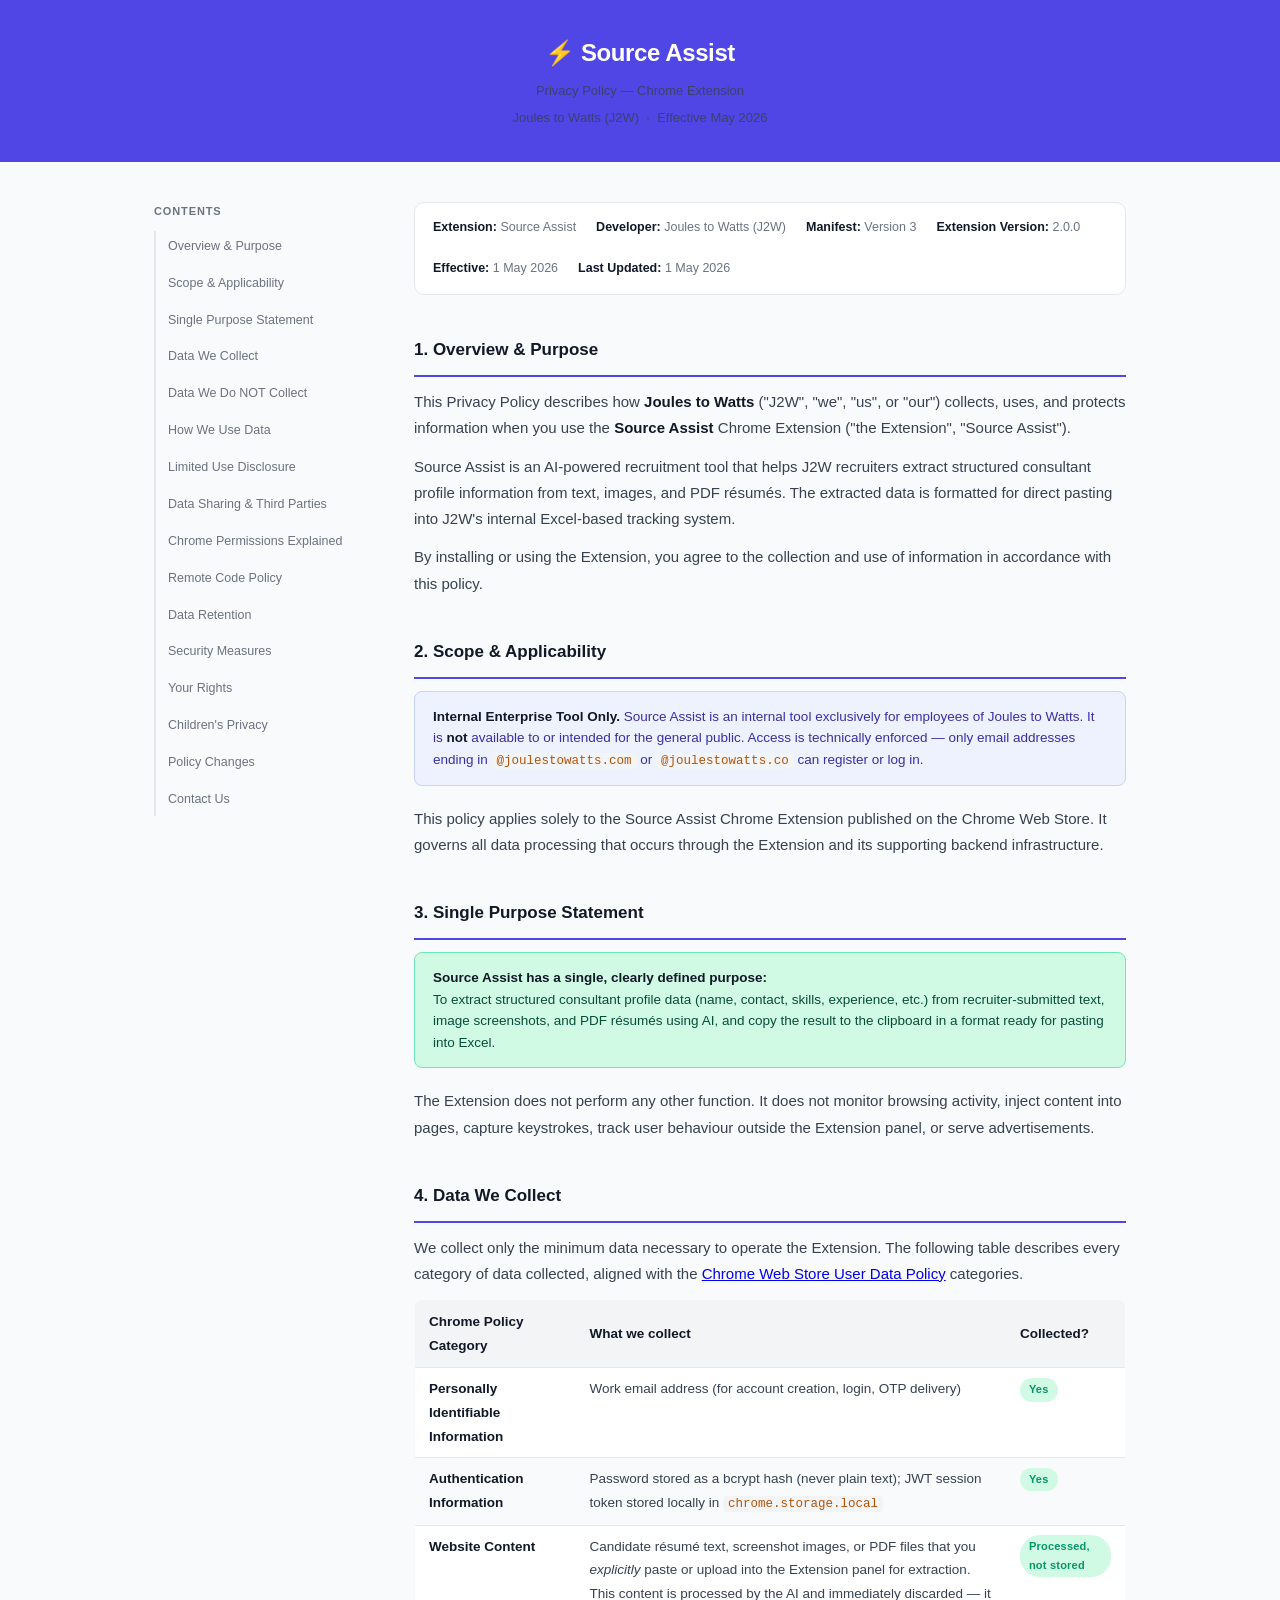
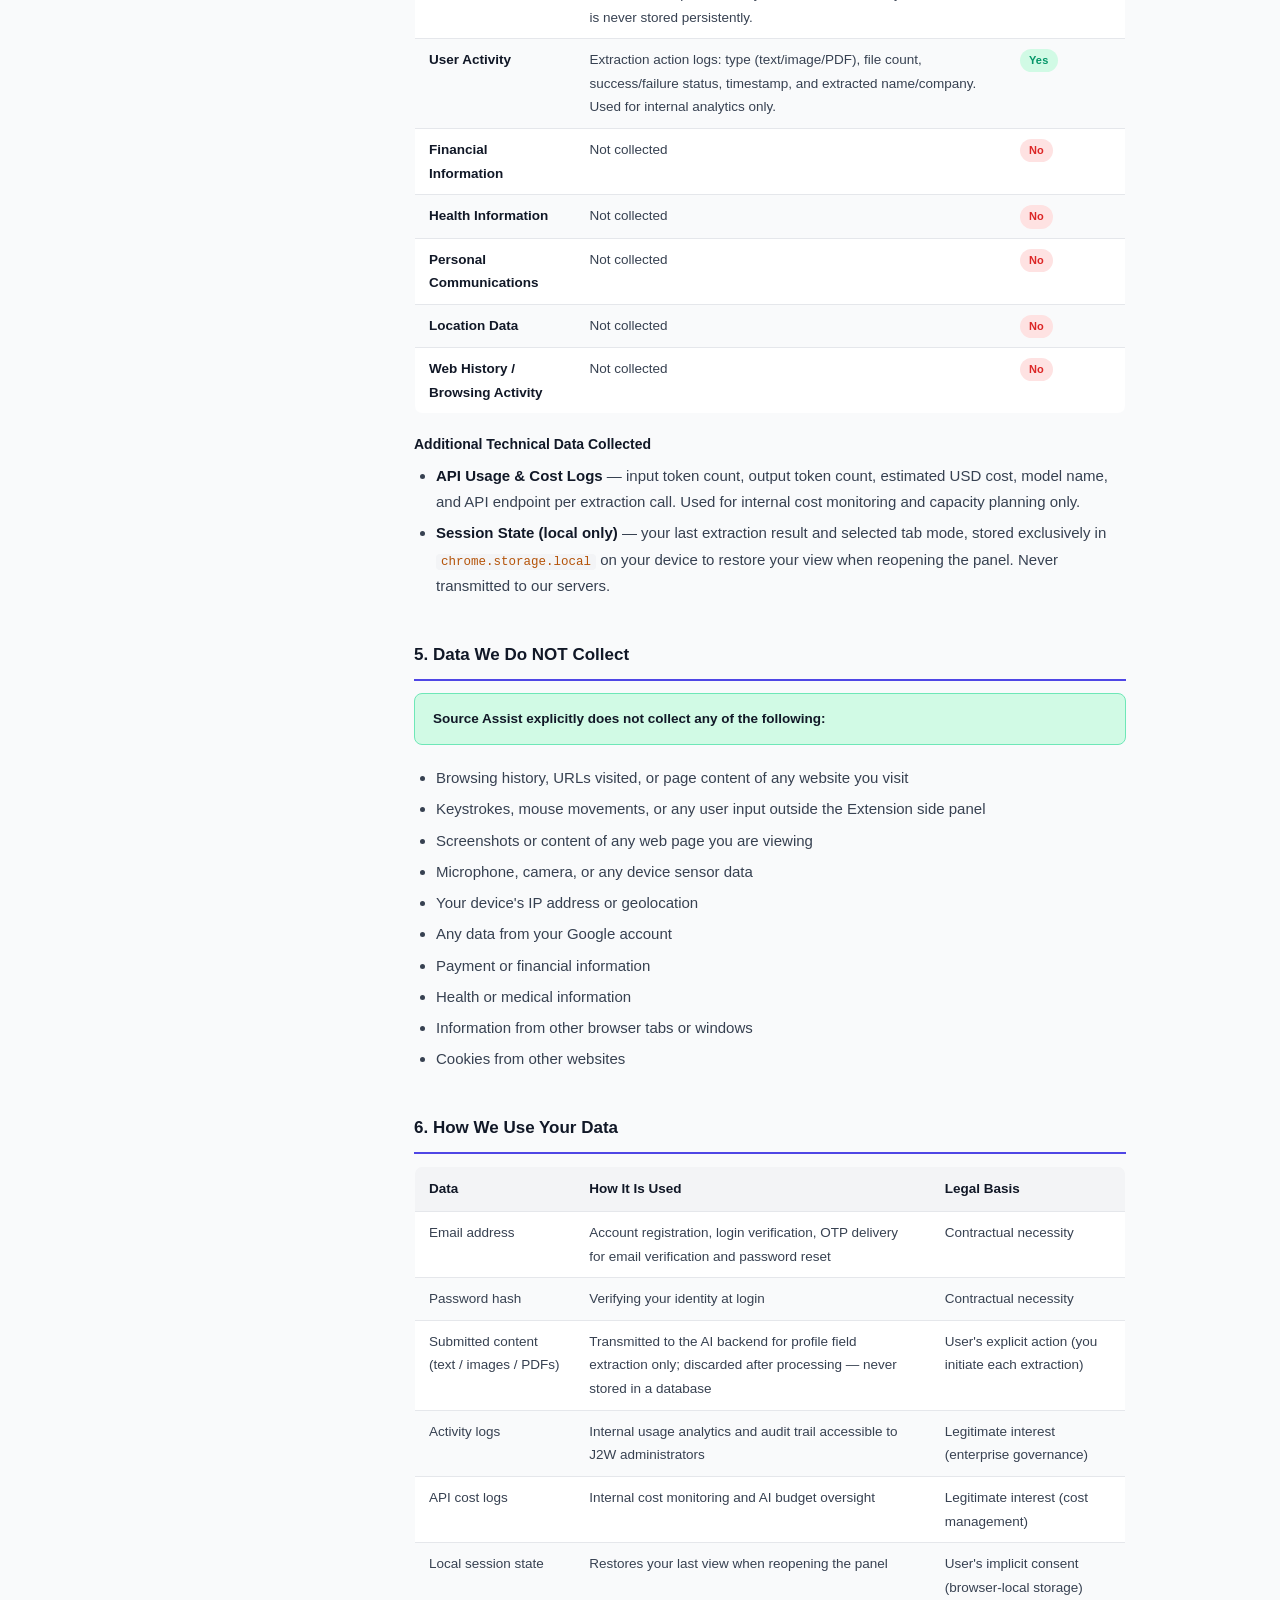
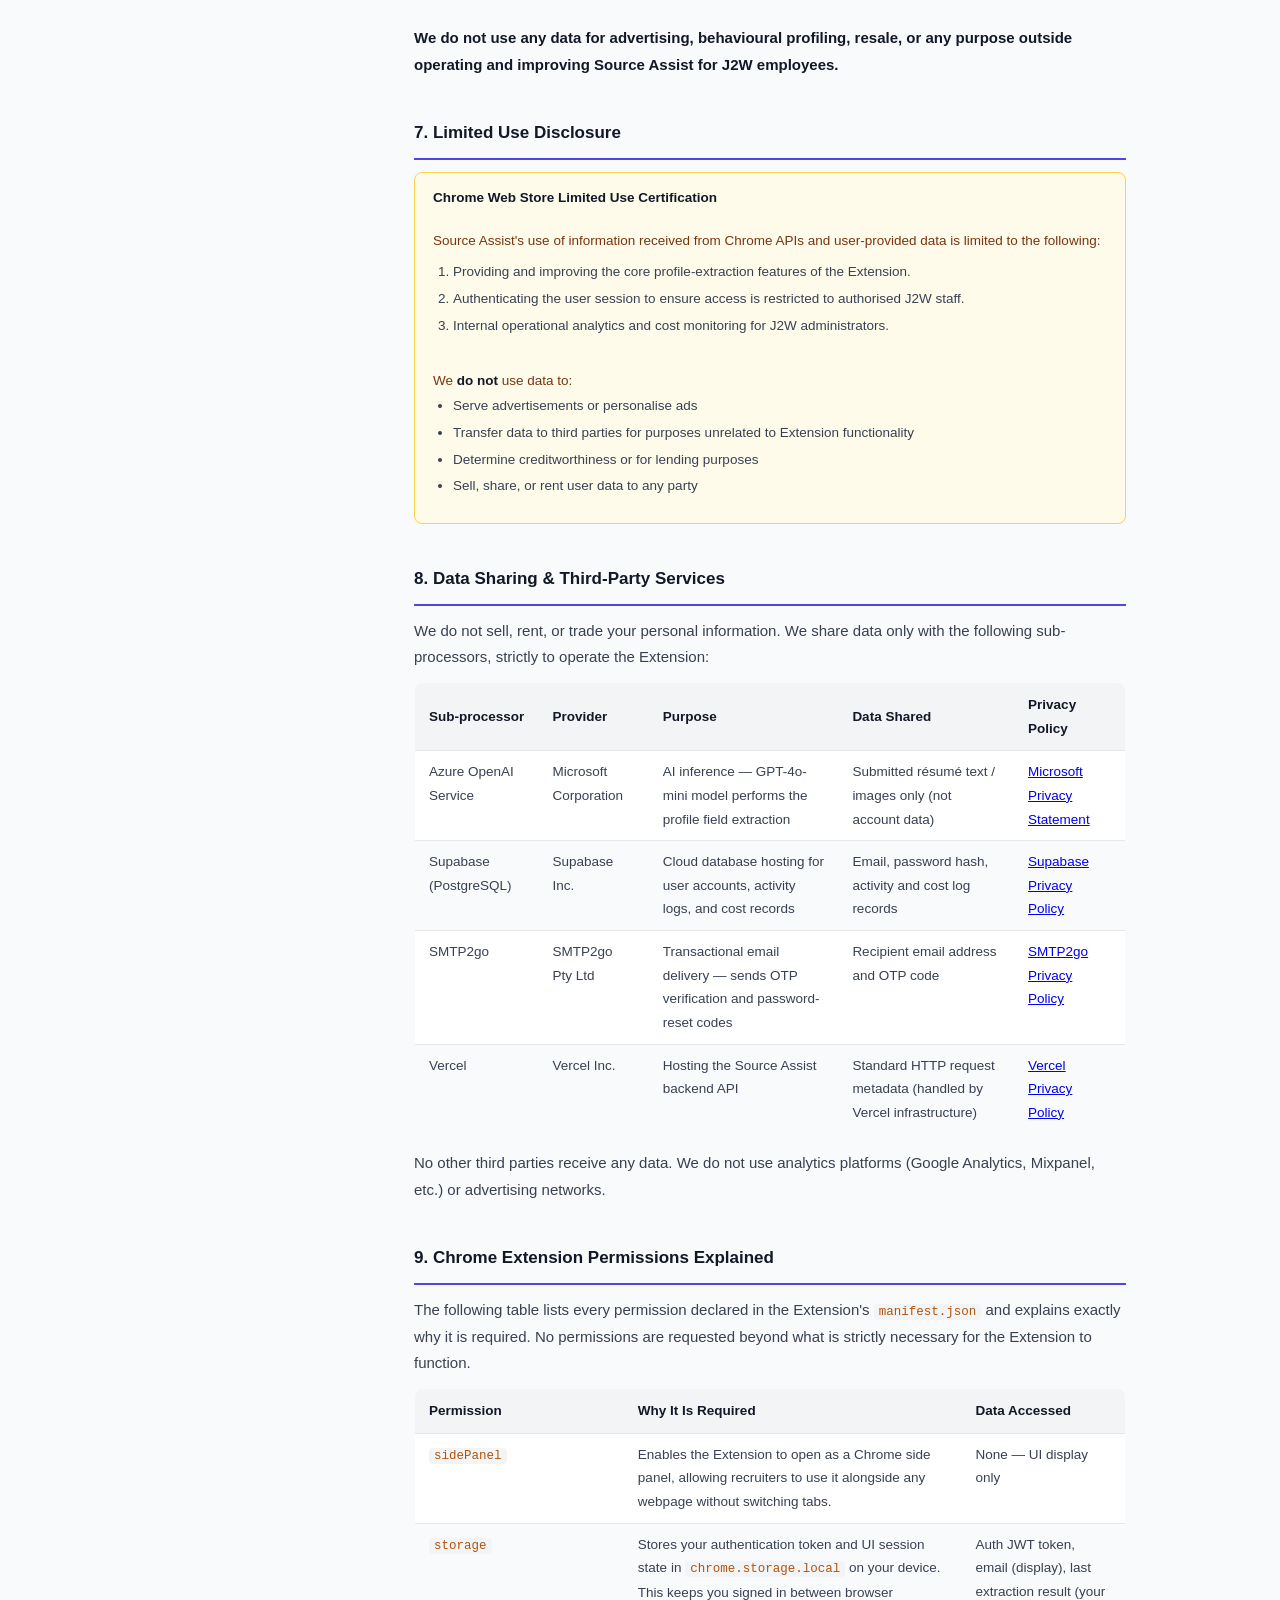
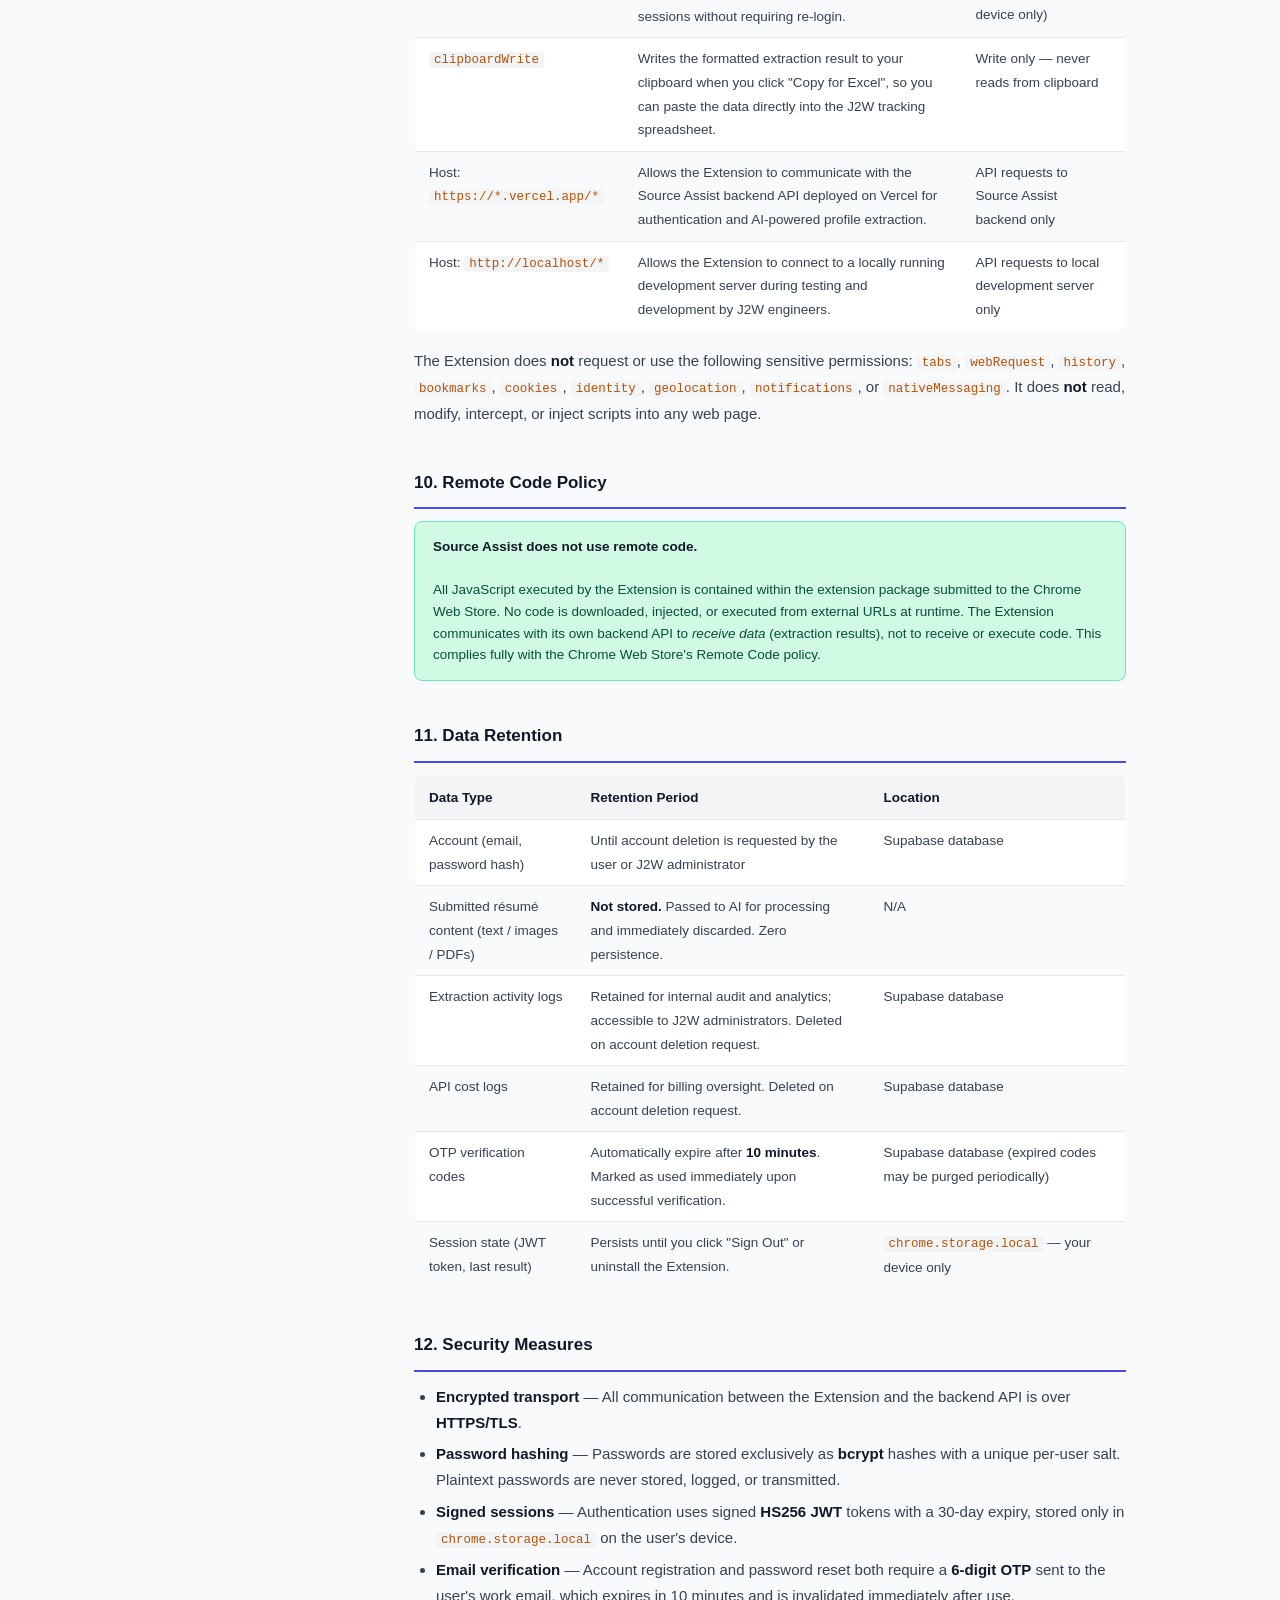
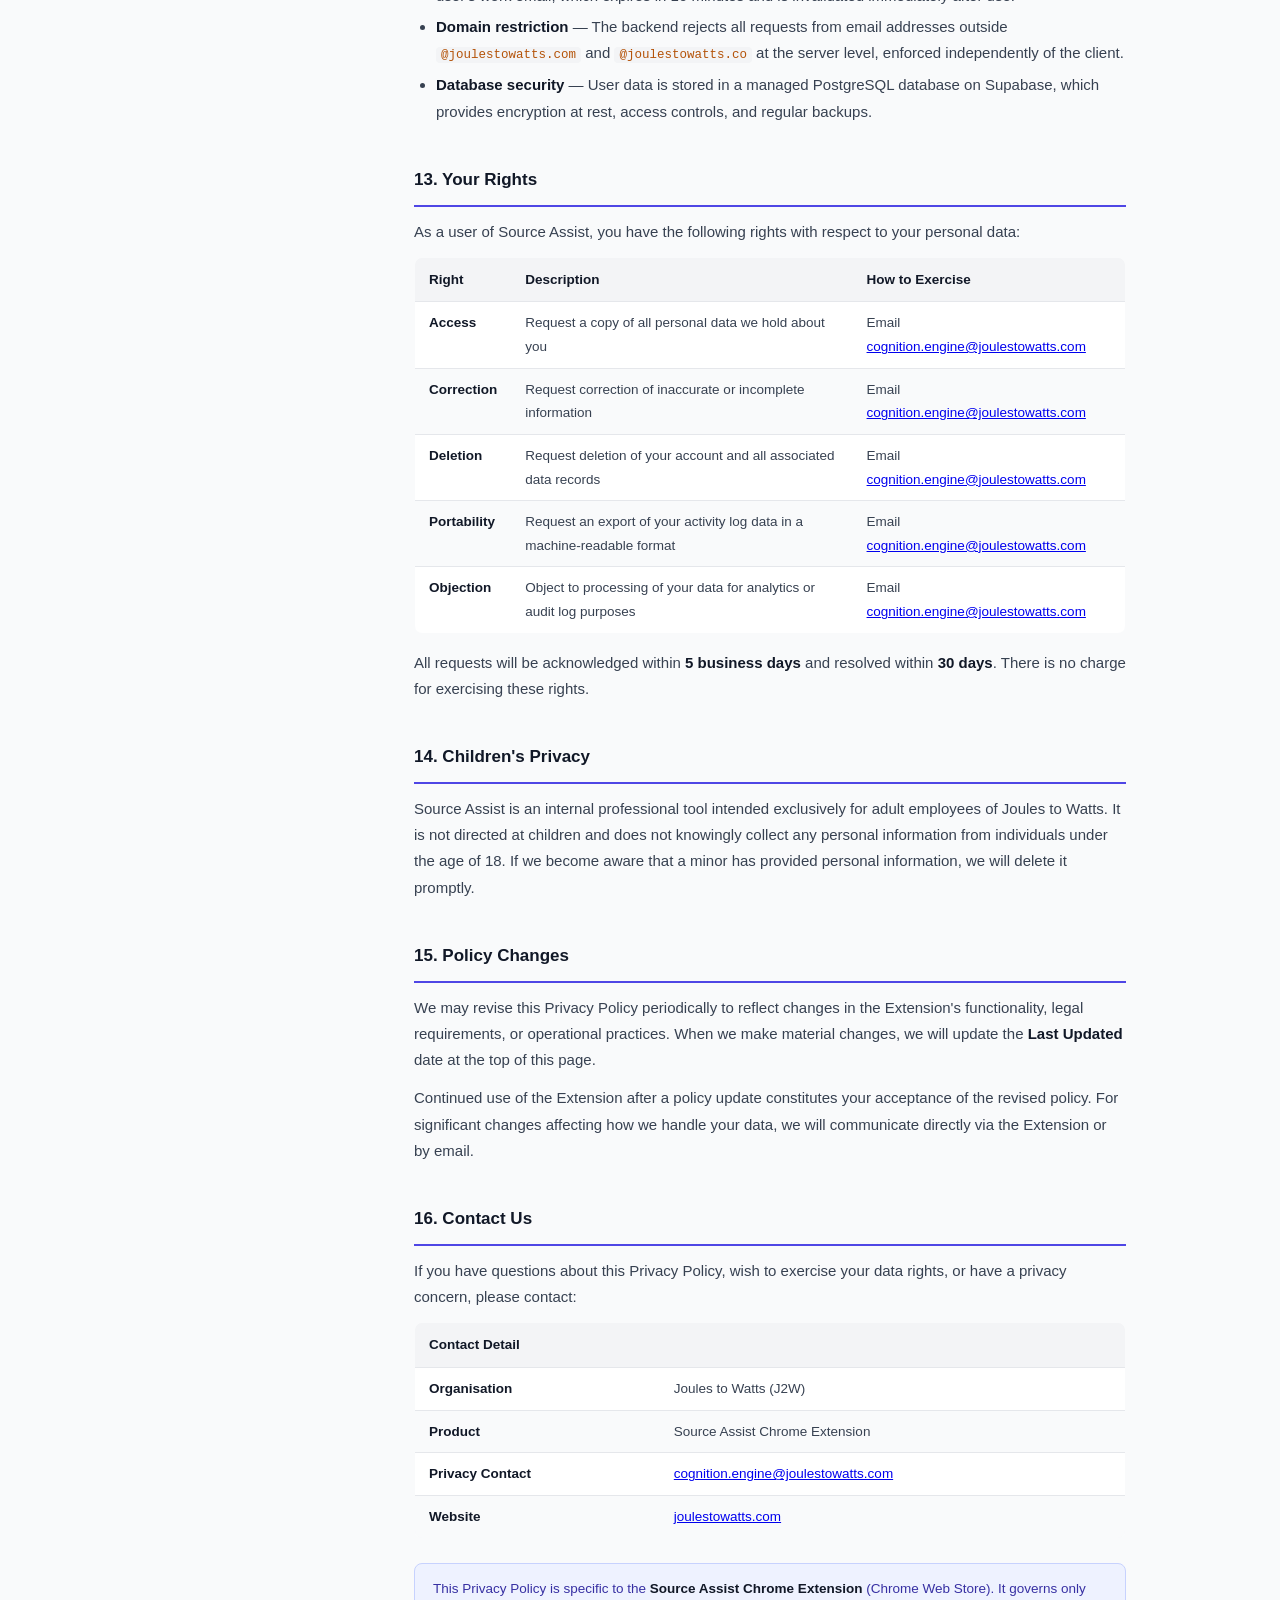
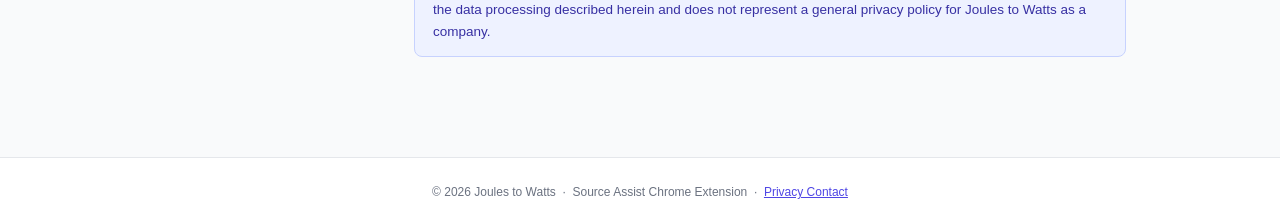
<file: docs/index.html>
<!DOCTYPE html>
<html lang="en">
<head>
  <meta charset="UTF-8" />
  <meta http-equiv="refresh" content="0; url=privacy-policy.html" />
  <title>Source Assist – Redirecting…</title>
</head>
<body>
  <p>Redirecting to <a href="privacy-policy.html">Privacy Policy</a>…</p>
</body>
</html>
</file>
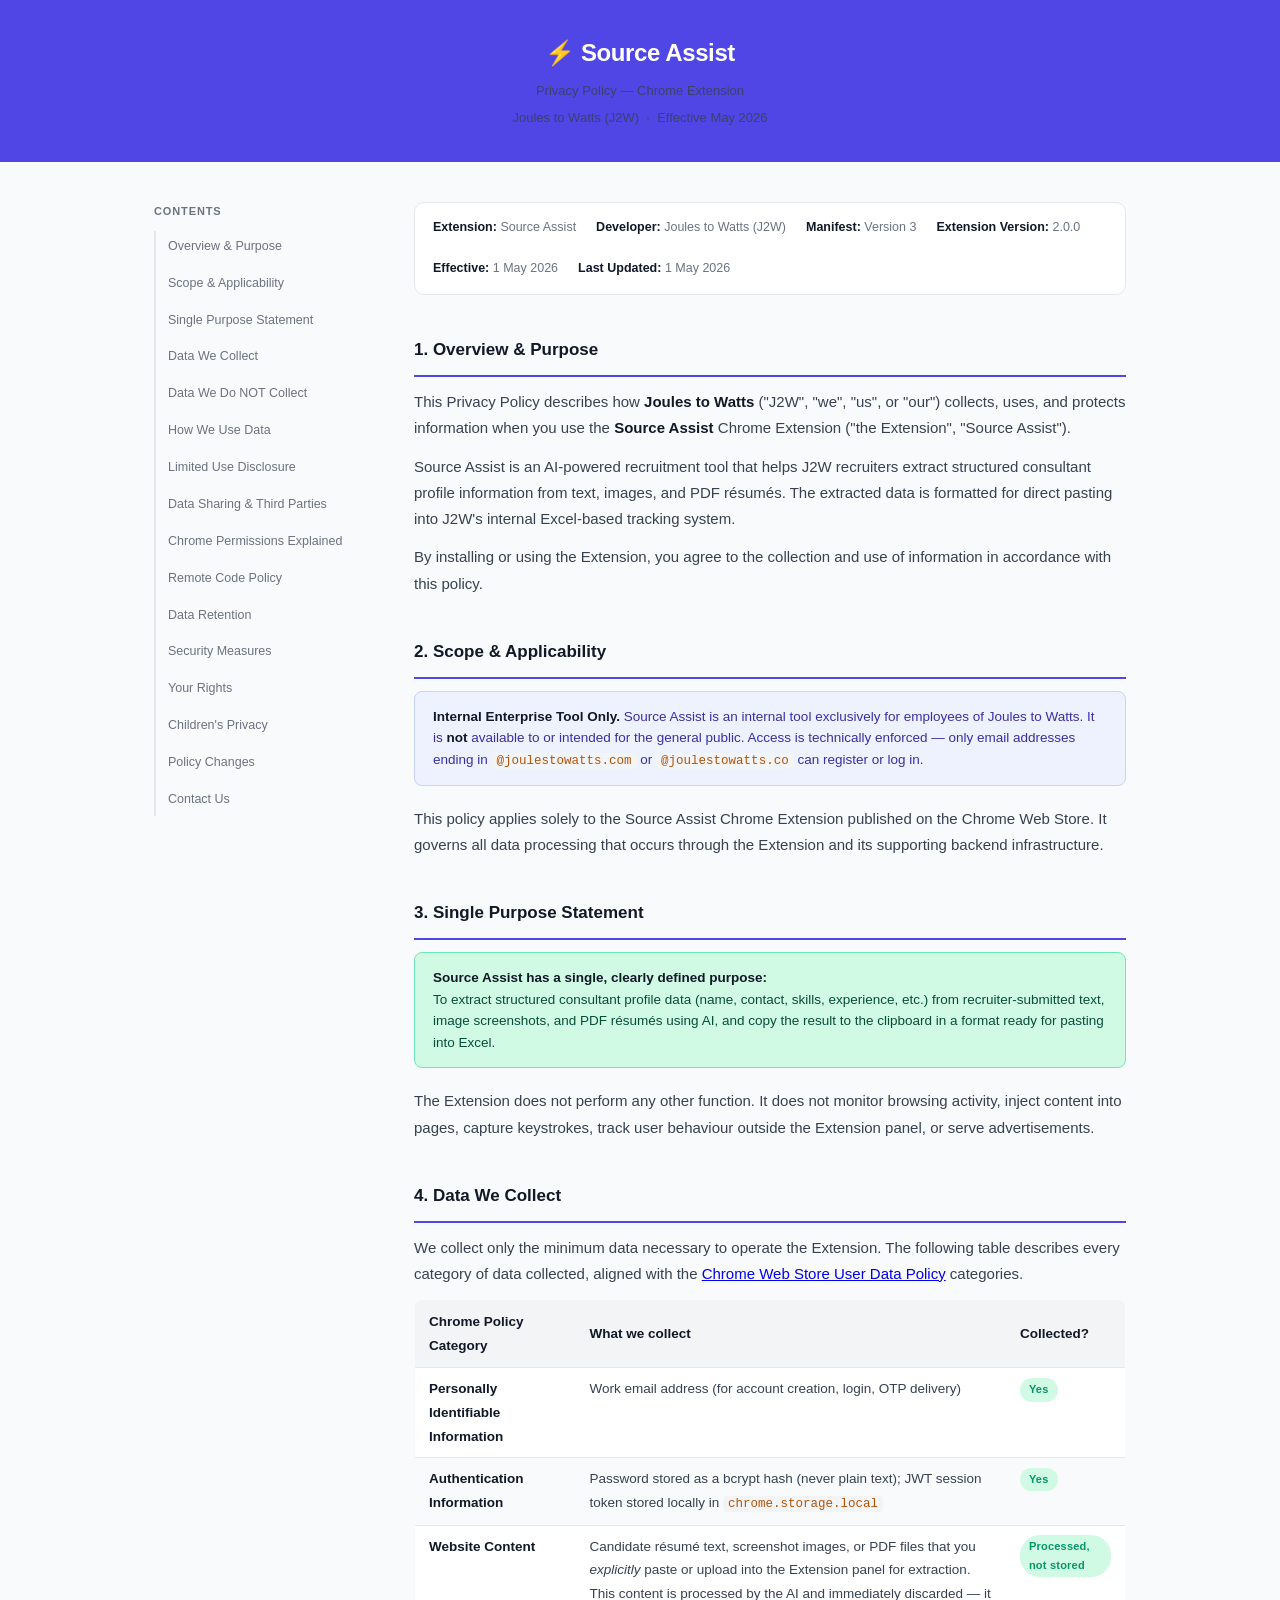
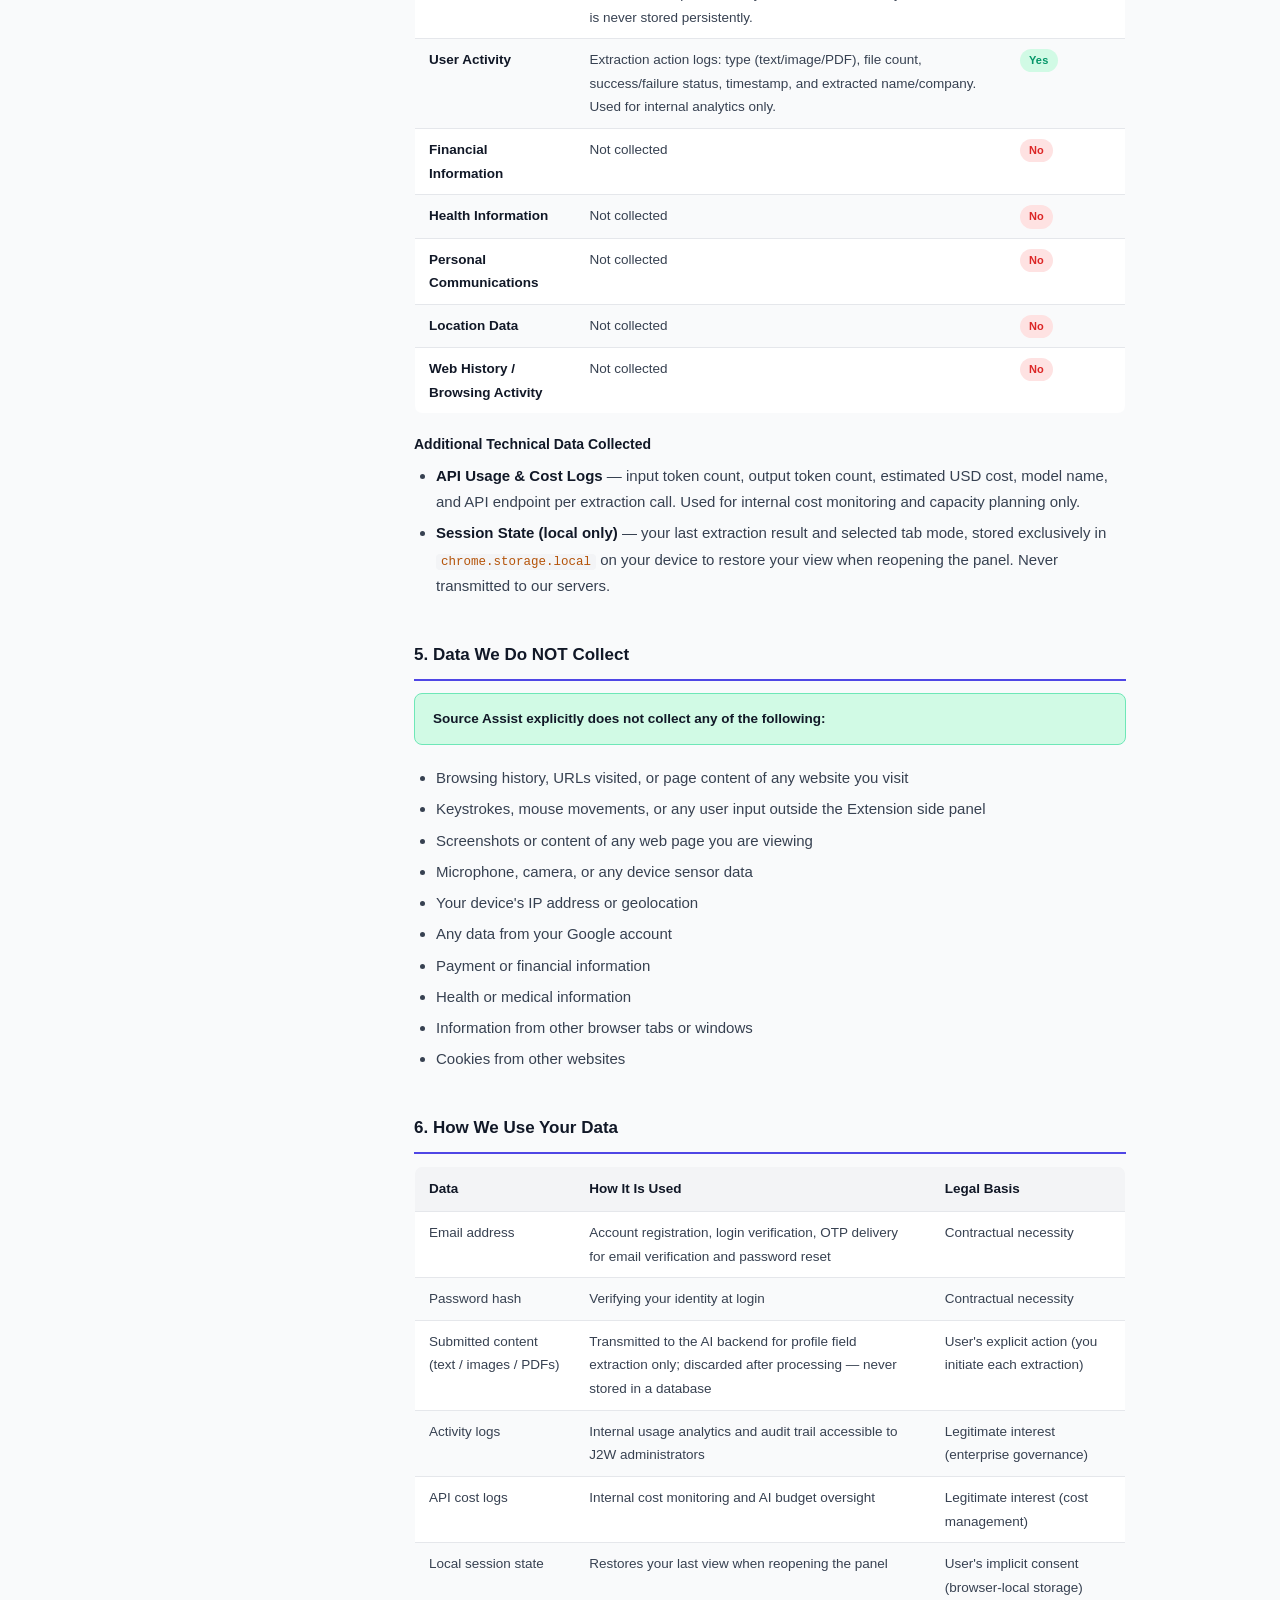
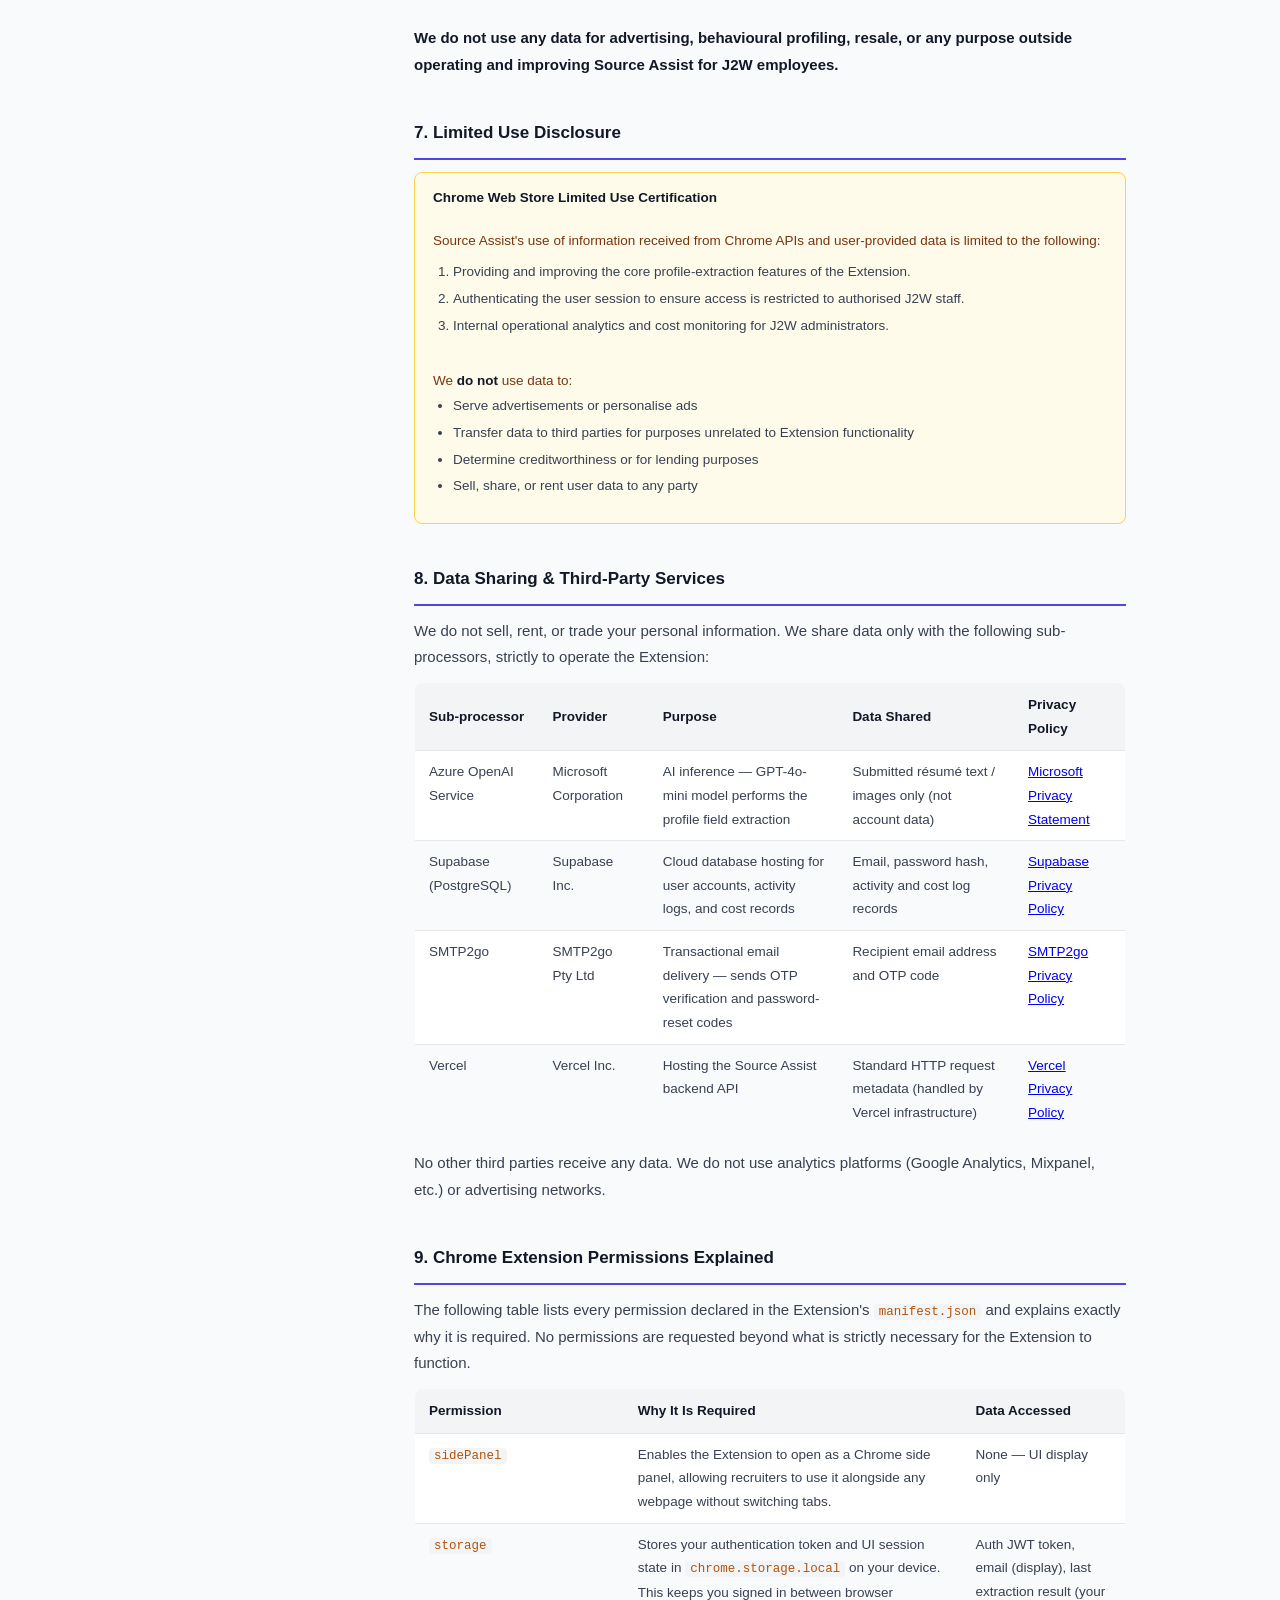
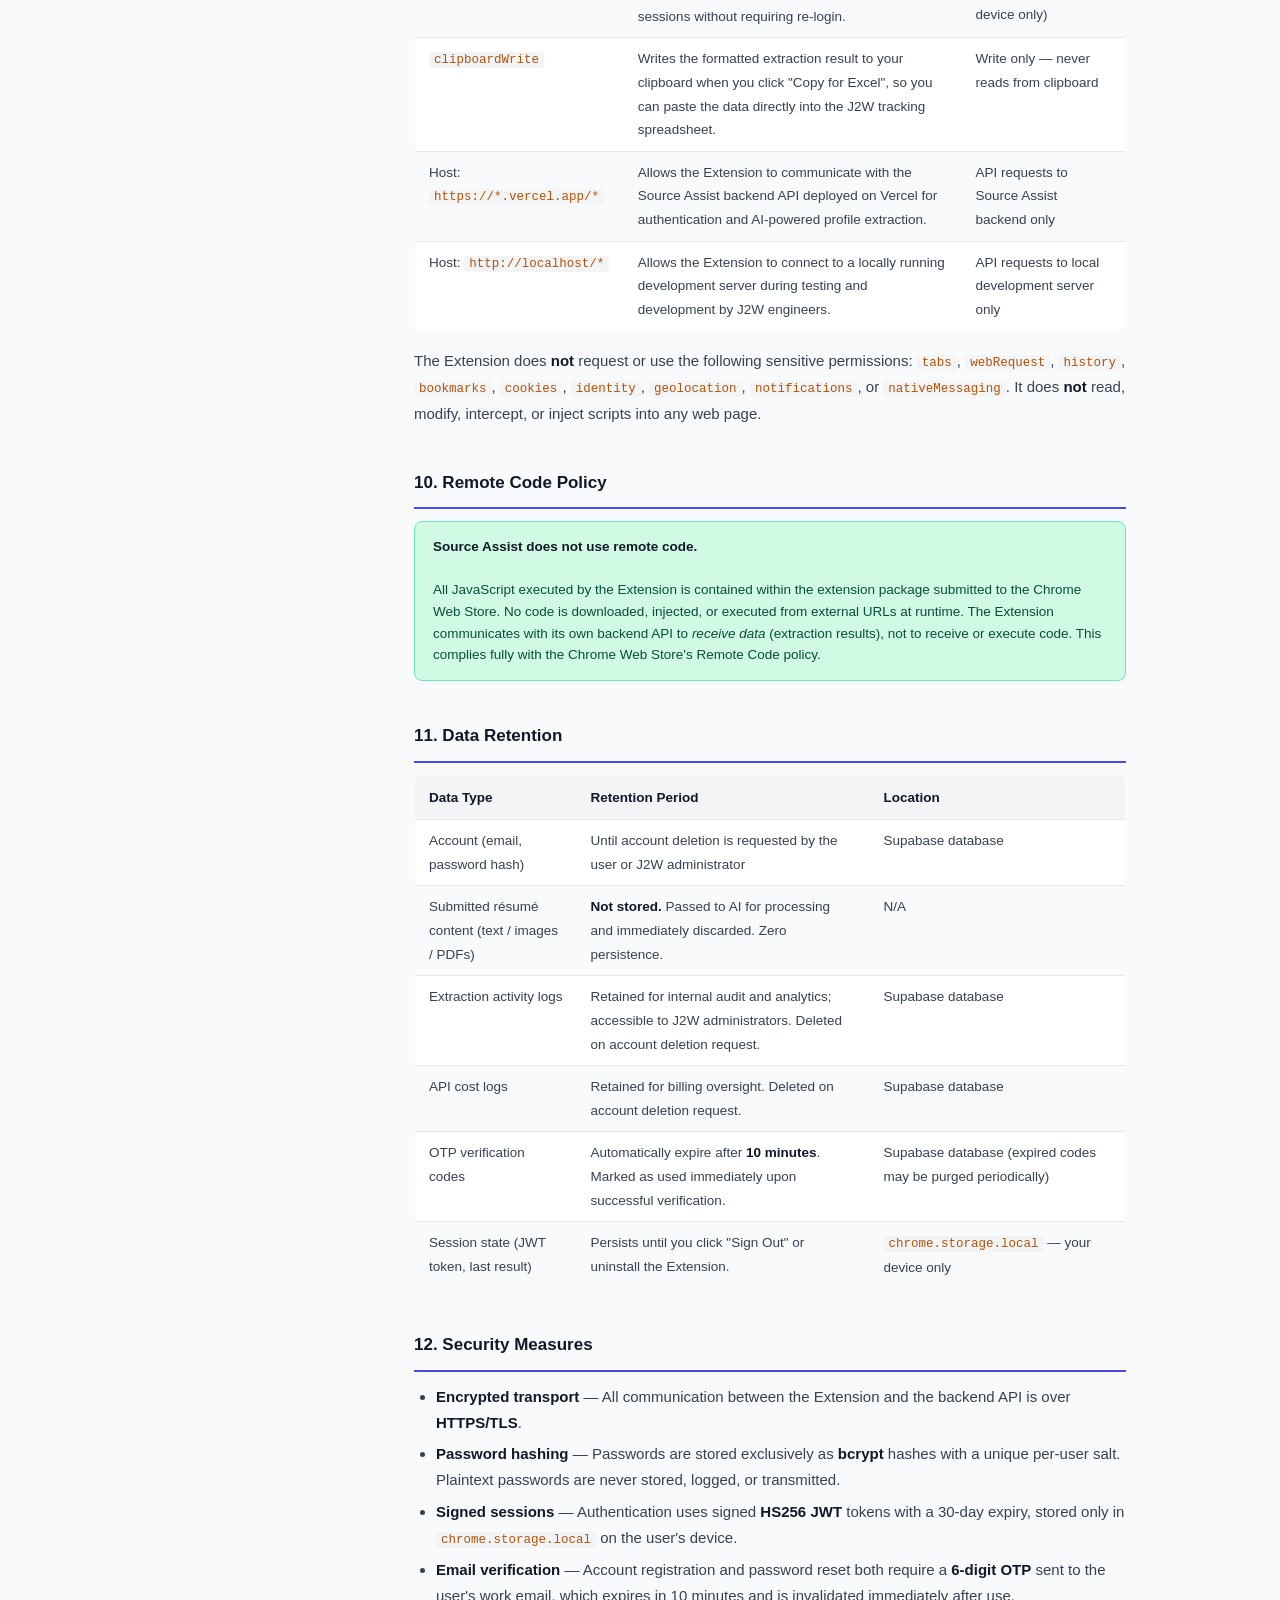
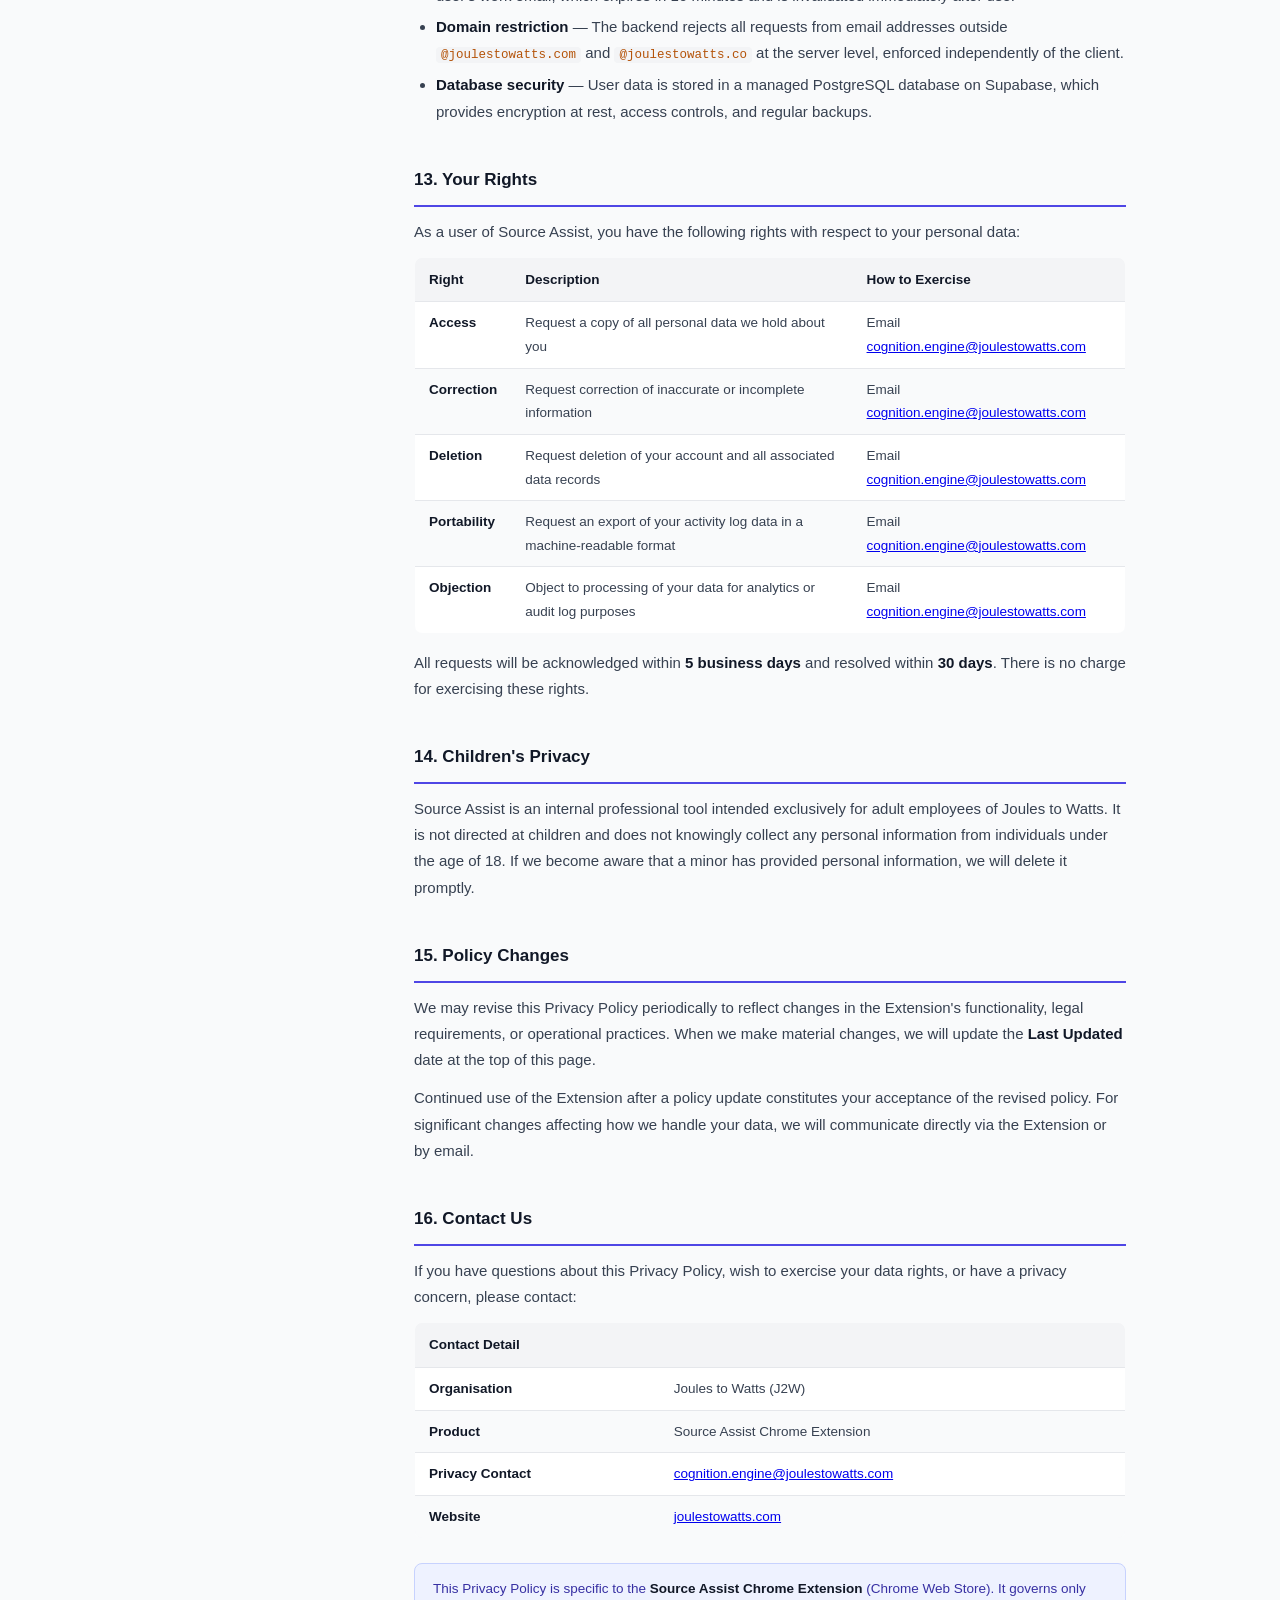
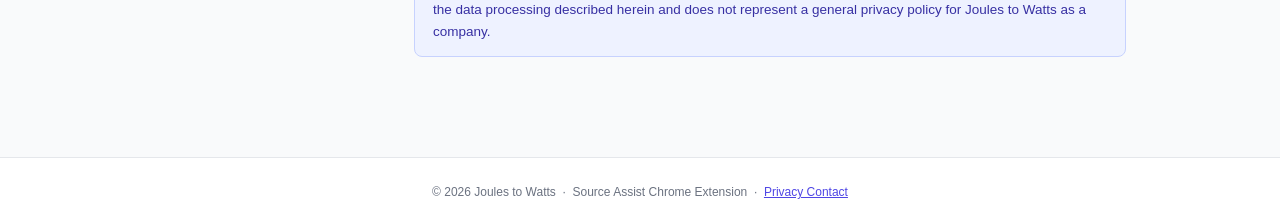
<file: docs/privacy-policy.html>
<!DOCTYPE html>
<html lang="en">
<head>
  <meta charset="UTF-8" />
  <meta name="viewport" content="width=device-width, initial-scale=1.0" />
  <title>Privacy Policy – Source Assist Chrome Extension</title>
  <style>
    *, *::before, *::after { box-sizing: border-box; margin: 0; padding: 0; }

    :root {
      --primary: #4F46E5;
      --primary-dark: #3730A3;
      --text: #111827;
      --muted: #6B7280;
      --border: #E5E7EB;
      --bg: #F9FAFB;
      --surface: #FFFFFF;
      --green: #059669;
      --green-bg: #D1FAE5;
      --red: #DC2626;
      --red-bg: #FEE2E2;
    }

    body {
      font-family: -apple-system, BlinkMacSystemFont, 'Segoe UI', Roboto, 'Helvetica Neue', Arial, sans-serif;
      color: var(--text);
      background: var(--bg);
      font-size: 15px;
      line-height: 1.75;
    }

    /* ── Header ── */
    header {
      background: var(--primary);
      color: #fff;
      padding: 32px 24px 28px;
      text-align: center;
    }
    .header-logo {
      font-size: 24px;
      font-weight: 800;
      letter-spacing: -.4px;
      margin-bottom: 6px;
    }
    .header-sub { font-size: 13px; opacity: .8; margin-bottom: 4px; }

    /* ── Layout ── */
    .page-wrap {
      display: flex;
      max-width: 1020px;
      margin: 0 auto;
      padding: 40px 24px 80px;
      gap: 40px;
      align-items: flex-start;
    }

    /* ── Sidebar ToC ── */
    .toc {
      width: 220px;
      flex-shrink: 0;
      position: sticky;
      top: 24px;
    }
    .toc-title {
      font-size: 11px;
      font-weight: 700;
      letter-spacing: .08em;
      text-transform: uppercase;
      color: var(--muted);
      margin-bottom: 10px;
    }
    .toc ol {
      list-style: none;
      padding: 0;
      border-left: 2px solid var(--border);
    }
    .toc li a {
      display: block;
      padding: 5px 12px;
      font-size: 12.5px;
      color: var(--muted);
      text-decoration: none;
      border-left: 2px solid transparent;
      margin-left: -2px;
      transition: color .15s, border-color .15s;
    }
    .toc li a:hover {
      color: var(--primary);
      border-left-color: var(--primary);
    }

    /* ── Main content ── */
    main { flex: 1; min-width: 0; }

    .meta-bar {
      background: var(--surface);
      border: 1px solid var(--border);
      border-radius: 10px;
      padding: 14px 18px;
      margin-bottom: 28px;
      font-size: 12.5px;
      color: var(--muted);
      display: flex;
      gap: 20px;
      flex-wrap: wrap;
    }
    .meta-bar span strong { color: var(--text); }

    /* ── Notice boxes ── */
    .notice {
      border-radius: 8px;
      padding: 14px 18px;
      margin-bottom: 20px;
      font-size: 13.5px;
      line-height: 1.6;
    }
    .notice-blue {
      background: #EEF2FF;
      border: 1px solid #C7D2FE;
      color: var(--primary-dark);
    }
    .notice-green {
      background: var(--green-bg);
      border: 1px solid #6EE7B7;
      color: #064E3B;
    }
    .notice-yellow {
      background: #FFFBEB;
      border: 1px solid #FCD34D;
      color: #78350F;
    }
    .notice strong { font-weight: 700; }

    /* ── Section headings ── */
    h2 {
      font-size: 17px;
      font-weight: 700;
      color: var(--text);
      margin: 40px 0 12px;
      padding-bottom: 10px;
      border-bottom: 2px solid var(--primary);
      scroll-margin-top: 24px;
    }
    h3 {
      font-size: 14px;
      font-weight: 700;
      color: var(--text);
      margin: 18px 0 6px;
    }
    p { margin-bottom: 12px; color: #374151; }
    ul, ol { padding-left: 22px; margin-bottom: 12px; color: #374151; }
    li { margin-bottom: 5px; }
    code {
      background: #F3F4F6;
      padding: 1px 5px;
      border-radius: 4px;
      font-size: 12.5px;
      font-family: 'SF Mono', 'Fira Code', monospace;
      color: #B45309;
    }
    strong { color: var(--text); }

    /* ── Tables ── */
    table {
      width: 100%;
      border-collapse: collapse;
      font-size: 13.5px;
      margin-bottom: 16px;
      border-radius: 8px;
      overflow: hidden;
      border: 1px solid var(--border);
    }
    thead tr { background: #F3F4F6; }
    th {
      text-align: left;
      padding: 10px 14px;
      font-weight: 600;
      color: var(--text);
      border-bottom: 1px solid var(--border);
    }
    td {
      padding: 9px 14px;
      border-bottom: 1px solid var(--border);
      vertical-align: top;
      color: #374151;
    }
    tr:last-child td { border-bottom: none; }
    tbody tr:nth-child(odd) td { background: var(--surface); }
    tbody tr:nth-child(even) td { background: var(--bg); }

    /* ── Badges ── */
    .badge {
      display: inline-block;
      padding: 2px 9px;
      border-radius: 20px;
      font-size: 11px;
      font-weight: 700;
      letter-spacing: .02em;
    }
    .badge-no  { background: var(--red-bg);  color: var(--red); }
    .badge-yes { background: var(--green-bg); color: var(--green); }
    .badge-na  { background: #F3F4F6; color: var(--muted); }

    /* ── Footer ── */
    footer {
      text-align: center;
      padding: 24px;
      font-size: 12px;
      color: var(--muted);
      border-top: 1px solid var(--border);
      background: var(--surface);
    }
    footer a { color: var(--primary); text-decoration: underline; }

    @media (max-width: 720px) {
      .page-wrap { flex-direction: column; padding: 24px 16px 60px; gap: 24px; }
      .toc { width: 100%; position: static; }
    }
  </style>
</head>
<body>

<header>
  <div class="header-logo">⚡ Source Assist</div>
  <p class="header-sub">Privacy Policy — Chrome Extension</p>
  <p class="header-sub">Joules to Watts (J2W) &nbsp;·&nbsp; Effective May 2026</p>
</header>

<div class="page-wrap">

  <!-- ── Sidebar Table of Contents ── -->
  <nav class="toc" aria-label="Table of contents">
    <p class="toc-title">Contents</p>
    <ol>
      <li><a href="#overview">Overview &amp; Purpose</a></li>
      <li><a href="#scope">Scope &amp; Applicability</a></li>
      <li><a href="#single-purpose">Single Purpose Statement</a></li>
      <li><a href="#data-collected">Data We Collect</a></li>
      <li><a href="#data-not-collected">Data We Do NOT Collect</a></li>
      <li><a href="#how-used">How We Use Data</a></li>
      <li><a href="#limited-use">Limited Use Disclosure</a></li>
      <li><a href="#sharing">Data Sharing &amp; Third Parties</a></li>
      <li><a href="#permissions">Chrome Permissions Explained</a></li>
      <li><a href="#remote-code">Remote Code Policy</a></li>
      <li><a href="#retention">Data Retention</a></li>
      <li><a href="#security">Security Measures</a></li>
      <li><a href="#user-rights">Your Rights</a></li>
      <li><a href="#children">Children's Privacy</a></li>
      <li><a href="#changes">Policy Changes</a></li>
      <li><a href="#contact">Contact Us</a></li>
    </ol>
  </nav>

  <!-- ── Main Content ── -->
  <main>

    <div class="meta-bar">
      <span><strong>Extension:</strong> Source Assist</span>
      <span><strong>Developer:</strong> Joules to Watts (J2W)</span>
      <span><strong>Manifest:</strong> Version 3</span>
      <span><strong>Extension Version:</strong> 2.0.0</span>
      <span><strong>Effective:</strong> 1 May 2026</span>
      <span><strong>Last Updated:</strong> 1 May 2026</span>
    </div>

    <!-- 1. Overview -->
    <h2 id="overview">1. Overview &amp; Purpose</h2>
    <p>
      This Privacy Policy describes how <strong>Joules to Watts</strong> ("J2W", "we", "us", or "our")
      collects, uses, and protects information when you use the <strong>Source Assist</strong> Chrome
      Extension ("the Extension", "Source Assist").
    </p>
    <p>
      Source Assist is an AI-powered recruitment tool that helps J2W recruiters extract structured
      consultant profile information from text, images, and PDF résumés. The extracted data is
      formatted for direct pasting into J2W's internal Excel-based tracking system.
    </p>
    <p>
      By installing or using the Extension, you agree to the collection and use of information in
      accordance with this policy.
    </p>

    <!-- 2. Scope -->
    <h2 id="scope">2. Scope &amp; Applicability</h2>

    <div class="notice notice-blue">
      <strong>Internal Enterprise Tool Only.</strong> Source Assist is an internal tool exclusively
      for employees of Joules to Watts. It is <strong>not</strong> available to or intended for the
      general public. Access is technically enforced — only email addresses ending in
      <code>@joulestowatts.com</code> or <code>@joulestowatts.co</code> can register or log in.
    </div>

    <p>
      This policy applies solely to the Source Assist Chrome Extension published on the
      Chrome Web Store. It governs all data processing that occurs through the Extension and its
      supporting backend infrastructure.
    </p>

    <!-- 3. Single Purpose -->
    <h2 id="single-purpose">3. Single Purpose Statement</h2>

    <div class="notice notice-green">
      <strong>Source Assist has a single, clearly defined purpose:</strong><br />
      To extract structured consultant profile data (name, contact, skills, experience, etc.)
      from recruiter-submitted text, image screenshots, and PDF résumés using AI, and copy
      the result to the clipboard in a format ready for pasting into Excel.
    </div>

    <p>
      The Extension does not perform any other function. It does not monitor browsing activity,
      inject content into pages, capture keystrokes, track user behaviour outside the Extension
      panel, or serve advertisements.
    </p>

    <!-- 4. Data We Collect -->
    <h2 id="data-collected">4. Data We Collect</h2>
    <p>
      We collect only the minimum data necessary to operate the Extension. The following table
      describes every category of data collected, aligned with the
      <a href="https://developer.chrome.com/docs/webstore/program-policies/user-data-faq/"
         target="_blank" rel="noopener">Chrome Web Store User Data Policy</a> categories.
    </p>

    <table>
      <thead>
        <tr>
          <th>Chrome Policy Category</th>
          <th>What we collect</th>
          <th>Collected?</th>
        </tr>
      </thead>
      <tbody>
        <tr>
          <td><strong>Personally Identifiable Information</strong></td>
          <td>Work email address (for account creation, login, OTP delivery)</td>
          <td><span class="badge badge-yes">Yes</span></td>
        </tr>
        <tr>
          <td><strong>Authentication Information</strong></td>
          <td>
            Password stored as a bcrypt hash (never plain text); JWT session token stored
            locally in <code>chrome.storage.local</code>
          </td>
          <td><span class="badge badge-yes">Yes</span></td>
        </tr>
        <tr>
          <td><strong>Website Content</strong></td>
          <td>
            Candidate résumé text, screenshot images, or PDF files that you <em>explicitly</em>
            paste or upload into the Extension panel for extraction. This content is processed
            by the AI and immediately discarded — it is never stored persistently.
          </td>
          <td><span class="badge badge-yes">Processed, not stored</span></td>
        </tr>
        <tr>
          <td><strong>User Activity</strong></td>
          <td>
            Extraction action logs: type (text/image/PDF), file count, success/failure status,
            timestamp, and extracted name/company. Used for internal analytics only.
          </td>
          <td><span class="badge badge-yes">Yes</span></td>
        </tr>
        <tr>
          <td><strong>Financial Information</strong></td>
          <td>Not collected</td>
          <td><span class="badge badge-no">No</span></td>
        </tr>
        <tr>
          <td><strong>Health Information</strong></td>
          <td>Not collected</td>
          <td><span class="badge badge-no">No</span></td>
        </tr>
        <tr>
          <td><strong>Personal Communications</strong></td>
          <td>Not collected</td>
          <td><span class="badge badge-no">No</span></td>
        </tr>
        <tr>
          <td><strong>Location Data</strong></td>
          <td>Not collected</td>
          <td><span class="badge badge-no">No</span></td>
        </tr>
        <tr>
          <td><strong>Web History / Browsing Activity</strong></td>
          <td>Not collected</td>
          <td><span class="badge badge-no">No</span></td>
        </tr>
      </tbody>
    </table>

    <h3>Additional Technical Data Collected</h3>
    <ul>
      <li>
        <strong>API Usage &amp; Cost Logs</strong> — input token count, output token count,
        estimated USD cost, model name, and API endpoint per extraction call. Used for internal
        cost monitoring and capacity planning only.
      </li>
      <li>
        <strong>Session State (local only)</strong> — your last extraction result and selected
        tab mode, stored exclusively in <code>chrome.storage.local</code> on your device to
        restore your view when reopening the panel. Never transmitted to our servers.
      </li>
    </ul>

    <!-- 5. Data We Do NOT Collect -->
    <h2 id="data-not-collected">5. Data We Do NOT Collect</h2>

    <div class="notice notice-green">
      <strong>Source Assist explicitly does not collect any of the following:</strong>
    </div>

    <ul>
      <li>Browsing history, URLs visited, or page content of any website you visit</li>
      <li>Keystrokes, mouse movements, or any user input outside the Extension side panel</li>
      <li>Screenshots or content of any web page you are viewing</li>
      <li>Microphone, camera, or any device sensor data</li>
      <li>Your device's IP address or geolocation</li>
      <li>Any data from your Google account</li>
      <li>Payment or financial information</li>
      <li>Health or medical information</li>
      <li>Information from other browser tabs or windows</li>
      <li>Cookies from other websites</li>
    </ul>

    <!-- 6. How We Use Data -->
    <h2 id="how-used">6. How We Use Your Data</h2>

    <table>
      <thead>
        <tr><th>Data</th><th>How It Is Used</th><th>Legal Basis</th></tr>
      </thead>
      <tbody>
        <tr>
          <td>Email address</td>
          <td>Account registration, login verification, OTP delivery for email verification and password reset</td>
          <td>Contractual necessity</td>
        </tr>
        <tr>
          <td>Password hash</td>
          <td>Verifying your identity at login</td>
          <td>Contractual necessity</td>
        </tr>
        <tr>
          <td>Submitted content (text / images / PDFs)</td>
          <td>Transmitted to the AI backend for profile field extraction only; discarded after processing — never stored in a database</td>
          <td>User's explicit action (you initiate each extraction)</td>
        </tr>
        <tr>
          <td>Activity logs</td>
          <td>Internal usage analytics and audit trail accessible to J2W administrators</td>
          <td>Legitimate interest (enterprise governance)</td>
        </tr>
        <tr>
          <td>API cost logs</td>
          <td>Internal cost monitoring and AI budget oversight</td>
          <td>Legitimate interest (cost management)</td>
        </tr>
        <tr>
          <td>Local session state</td>
          <td>Restores your last view when reopening the panel</td>
          <td>User's implicit consent (browser-local storage)</td>
        </tr>
      </tbody>
    </table>

    <p>
      <strong>We do not use any data for advertising, behavioural profiling, resale, or any
      purpose outside operating and improving Source Assist for J2W employees.</strong>
    </p>

    <!-- 7. Limited Use -->
    <h2 id="limited-use">7. Limited Use Disclosure</h2>

    <div class="notice notice-yellow">
      <strong>Chrome Web Store Limited Use Certification</strong><br /><br />
      Source Assist's use of information received from Chrome APIs and user-provided data is
      limited to the following:
      <ol style="margin-top:10px;padding-left:20px;">
        <li>Providing and improving the core profile-extraction features of the Extension.</li>
        <li>Authenticating the user session to ensure access is restricted to authorised J2W staff.</li>
        <li>Internal operational analytics and cost monitoring for J2W administrators.</li>
      </ol>
      <br />
      We <strong>do not</strong> use data to:
      <ul style="margin-top:4px;padding-left:20px;">
        <li>Serve advertisements or personalise ads</li>
        <li>Transfer data to third parties for purposes unrelated to Extension functionality</li>
        <li>Determine creditworthiness or for lending purposes</li>
        <li>Sell, share, or rent user data to any party</li>
      </ul>
    </div>

    <!-- 8. Sharing -->
    <h2 id="sharing">8. Data Sharing &amp; Third-Party Services</h2>
    <p>
      We do not sell, rent, or trade your personal information. We share data only with the
      following sub-processors, strictly to operate the Extension:
    </p>

    <table>
      <thead>
        <tr>
          <th>Sub-processor</th>
          <th>Provider</th>
          <th>Purpose</th>
          <th>Data Shared</th>
          <th>Privacy Policy</th>
        </tr>
      </thead>
      <tbody>
        <tr>
          <td>Azure OpenAI Service</td>
          <td>Microsoft Corporation</td>
          <td>AI inference — GPT-4o-mini model performs the profile field extraction</td>
          <td>Submitted résumé text / images only (not account data)</td>
          <td><a href="https://privacy.microsoft.com/en-us/privacystatement" target="_blank" rel="noopener">Microsoft Privacy Statement</a></td>
        </tr>
        <tr>
          <td>Supabase (PostgreSQL)</td>
          <td>Supabase Inc.</td>
          <td>Cloud database hosting for user accounts, activity logs, and cost records</td>
          <td>Email, password hash, activity and cost log records</td>
          <td><a href="https://supabase.com/privacy" target="_blank" rel="noopener">Supabase Privacy Policy</a></td>
        </tr>
        <tr>
          <td>SMTP2go</td>
          <td>SMTP2go Pty Ltd</td>
          <td>Transactional email delivery — sends OTP verification and password-reset codes</td>
          <td>Recipient email address and OTP code</td>
          <td><a href="https://www.smtp2go.com/privacy/" target="_blank" rel="noopener">SMTP2go Privacy Policy</a></td>
        </tr>
        <tr>
          <td>Vercel</td>
          <td>Vercel Inc.</td>
          <td>Hosting the Source Assist backend API</td>
          <td>Standard HTTP request metadata (handled by Vercel infrastructure)</td>
          <td><a href="https://vercel.com/legal/privacy-policy" target="_blank" rel="noopener">Vercel Privacy Policy</a></td>
        </tr>
      </tbody>
    </table>

    <p>
      No other third parties receive any data. We do not use analytics platforms (Google Analytics,
      Mixpanel, etc.) or advertising networks.
    </p>

    <!-- 9. Permissions -->
    <h2 id="permissions">9. Chrome Extension Permissions Explained</h2>
    <p>
      The following table lists every permission declared in the Extension's
      <code>manifest.json</code> and explains exactly why it is required. No permissions are
      requested beyond what is strictly necessary for the Extension to function.
    </p>

    <table>
      <thead>
        <tr>
          <th>Permission</th>
          <th>Why It Is Required</th>
          <th>Data Accessed</th>
        </tr>
      </thead>
      <tbody>
        <tr>
          <td><code>sidePanel</code></td>
          <td>
            Enables the Extension to open as a Chrome side panel, allowing recruiters to use
            it alongside any webpage without switching tabs.
          </td>
          <td>None — UI display only</td>
        </tr>
        <tr>
          <td><code>storage</code></td>
          <td>
            Stores your authentication token and UI session state in
            <code>chrome.storage.local</code> on your device. This keeps you signed in between
            browser sessions without requiring re-login.
          </td>
          <td>Auth JWT token, email (display), last extraction result (your device only)</td>
        </tr>
        <tr>
          <td><code>clipboardWrite</code></td>
          <td>
            Writes the formatted extraction result to your clipboard when you click
            "Copy for Excel", so you can paste the data directly into the J2W tracking spreadsheet.
          </td>
          <td>Write only — never reads from clipboard</td>
        </tr>
        <tr>
          <td>Host: <code>https://*.vercel.app/*</code></td>
          <td>
            Allows the Extension to communicate with the Source Assist backend API deployed
            on Vercel for authentication and AI-powered profile extraction.
          </td>
          <td>API requests to Source Assist backend only</td>
        </tr>
        <tr>
          <td>Host: <code>http://localhost/*</code></td>
          <td>
            Allows the Extension to connect to a locally running development server during
            testing and development by J2W engineers.
          </td>
          <td>API requests to local development server only</td>
        </tr>
      </tbody>
    </table>

    <p>
      The Extension does <strong>not</strong> request or use the following sensitive permissions:
      <code>tabs</code>, <code>webRequest</code>, <code>history</code>, <code>bookmarks</code>,
      <code>cookies</code>, <code>identity</code>, <code>geolocation</code>,
      <code>notifications</code>, or <code>nativeMessaging</code>. It does
      <strong>not</strong> read, modify, intercept, or inject scripts into any web page.
    </p>

    <!-- 10. Remote Code -->
    <h2 id="remote-code">10. Remote Code Policy</h2>

    <div class="notice notice-green">
      <strong>Source Assist does not use remote code.</strong><br /><br />
      All JavaScript executed by the Extension is contained within the extension package
      submitted to the Chrome Web Store. No code is downloaded, injected, or executed from
      external URLs at runtime. The Extension communicates with its own backend API to
      <em>receive data</em> (extraction results), not to receive or execute code.
      This complies fully with the Chrome Web Store's Remote Code policy.
    </div>

    <!-- 11. Retention -->
    <h2 id="retention">11. Data Retention</h2>

    <table>
      <thead>
        <tr><th>Data Type</th><th>Retention Period</th><th>Location</th></tr>
      </thead>
      <tbody>
        <tr>
          <td>Account (email, password hash)</td>
          <td>Until account deletion is requested by the user or J2W administrator</td>
          <td>Supabase database</td>
        </tr>
        <tr>
          <td>Submitted résumé content (text / images / PDFs)</td>
          <td><strong>Not stored.</strong> Passed to AI for processing and immediately discarded. Zero persistence.</td>
          <td>N/A</td>
        </tr>
        <tr>
          <td>Extraction activity logs</td>
          <td>Retained for internal audit and analytics; accessible to J2W administrators. Deleted on account deletion request.</td>
          <td>Supabase database</td>
        </tr>
        <tr>
          <td>API cost logs</td>
          <td>Retained for billing oversight. Deleted on account deletion request.</td>
          <td>Supabase database</td>
        </tr>
        <tr>
          <td>OTP verification codes</td>
          <td>Automatically expire after <strong>10 minutes</strong>. Marked as used immediately upon successful verification.</td>
          <td>Supabase database (expired codes may be purged periodically)</td>
        </tr>
        <tr>
          <td>Session state (JWT token, last result)</td>
          <td>Persists until you click "Sign Out" or uninstall the Extension.</td>
          <td><code>chrome.storage.local</code> — your device only</td>
        </tr>
      </tbody>
    </table>

    <!-- 12. Security -->
    <h2 id="security">12. Security Measures</h2>
    <ul>
      <li>
        <strong>Encrypted transport</strong> — All communication between the Extension and the
        backend API is over <strong>HTTPS/TLS</strong>.
      </li>
      <li>
        <strong>Password hashing</strong> — Passwords are stored exclusively as
        <strong>bcrypt</strong> hashes with a unique per-user salt. Plaintext passwords are
        never stored, logged, or transmitted.
      </li>
      <li>
        <strong>Signed sessions</strong> — Authentication uses signed <strong>HS256 JWT</strong>
        tokens with a 30-day expiry, stored only in <code>chrome.storage.local</code> on the
        user's device.
      </li>
      <li>
        <strong>Email verification</strong> — Account registration and password reset both
        require a <strong>6-digit OTP</strong> sent to the user's work email, which expires
        in 10 minutes and is invalidated immediately after use.
      </li>
      <li>
        <strong>Domain restriction</strong> — The backend rejects all requests from email
        addresses outside <code>@joulestowatts.com</code> and <code>@joulestowatts.co</code>
        at the server level, enforced independently of the client.
      </li>
      <li>
        <strong>Database security</strong> — User data is stored in a managed PostgreSQL
        database on Supabase, which provides encryption at rest, access controls, and regular
        backups.
      </li>
    </ul>

    <!-- 13. User Rights -->
    <h2 id="user-rights">13. Your Rights</h2>
    <p>
      As a user of Source Assist, you have the following rights with respect to your personal data:
    </p>

    <table>
      <thead>
        <tr><th>Right</th><th>Description</th><th>How to Exercise</th></tr>
      </thead>
      <tbody>
        <tr>
          <td><strong>Access</strong></td>
          <td>Request a copy of all personal data we hold about you</td>
          <td>Email <a href="mailto:cognition.engine@joulestowatts.com">cognition.engine@joulestowatts.com</a></td>
        </tr>
        <tr>
          <td><strong>Correction</strong></td>
          <td>Request correction of inaccurate or incomplete information</td>
          <td>Email <a href="mailto:cognition.engine@joulestowatts.com">cognition.engine@joulestowatts.com</a></td>
        </tr>
        <tr>
          <td><strong>Deletion</strong></td>
          <td>Request deletion of your account and all associated data records</td>
          <td>Email <a href="mailto:cognition.engine@joulestowatts.com">cognition.engine@joulestowatts.com</a></td>
        </tr>
        <tr>
          <td><strong>Portability</strong></td>
          <td>Request an export of your activity log data in a machine-readable format</td>
          <td>Email <a href="mailto:cognition.engine@joulestowatts.com">cognition.engine@joulestowatts.com</a></td>
        </tr>
        <tr>
          <td><strong>Objection</strong></td>
          <td>Object to processing of your data for analytics or audit log purposes</td>
          <td>Email <a href="mailto:cognition.engine@joulestowatts.com">cognition.engine@joulestowatts.com</a></td>
        </tr>
      </tbody>
    </table>

    <p>
      All requests will be acknowledged within <strong>5 business days</strong> and resolved
      within <strong>30 days</strong>. There is no charge for exercising these rights.
    </p>

    <!-- 14. Children -->
    <h2 id="children">14. Children's Privacy</h2>
    <p>
      Source Assist is an internal professional tool intended exclusively for adult employees of
      Joules to Watts. It is not directed at children and does not knowingly collect any personal
      information from individuals under the age of 18. If we become aware that a minor has
      provided personal information, we will delete it promptly.
    </p>

    <!-- 15. Changes -->
    <h2 id="changes">15. Policy Changes</h2>
    <p>
      We may revise this Privacy Policy periodically to reflect changes in the Extension's
      functionality, legal requirements, or operational practices. When we make material changes,
      we will update the <strong>Last Updated</strong> date at the top of this page.
    </p>
    <p>
      Continued use of the Extension after a policy update constitutes your acceptance of the
      revised policy. For significant changes affecting how we handle your data, we will
      communicate directly via the Extension or by email.
    </p>

    <!-- 16. Contact -->
    <h2 id="contact">16. Contact Us</h2>
    <p>
      If you have questions about this Privacy Policy, wish to exercise your data rights, or
      have a privacy concern, please contact:
    </p>

    <table>
      <thead>
        <tr><th>Contact Detail</th><th></th></tr>
      </thead>
      <tbody>
        <tr><td><strong>Organisation</strong></td><td>Joules to Watts (J2W)</td></tr>
        <tr><td><strong>Product</strong></td><td>Source Assist Chrome Extension</td></tr>
        <tr>
          <td><strong>Privacy Contact</strong></td>
          <td><a href="mailto:cognition.engine@joulestowatts.com">cognition.engine@joulestowatts.com</a></td>
        </tr>
        <tr>
          <td><strong>Website</strong></td>
          <td><a href="https://joulestowatts.com" target="_blank" rel="noopener">joulestowatts.com</a></td>
        </tr>
      </tbody>
    </table>

    <div class="notice notice-blue" style="margin-top:24px;">
      This Privacy Policy is specific to the <strong>Source Assist Chrome Extension</strong>
      (Chrome Web Store). It governs only the data processing described herein and does not
      represent a general privacy policy for Joules to Watts as a company.
    </div>

  </main>
</div>

<footer>
  &copy; 2026 Joules to Watts &nbsp;&middot;&nbsp; Source Assist Chrome Extension &nbsp;&middot;&nbsp;
  <a href="mailto:cognition.engine@joulestowatts.com">Privacy Contact</a>
</footer>

</body>
</html>
</file>
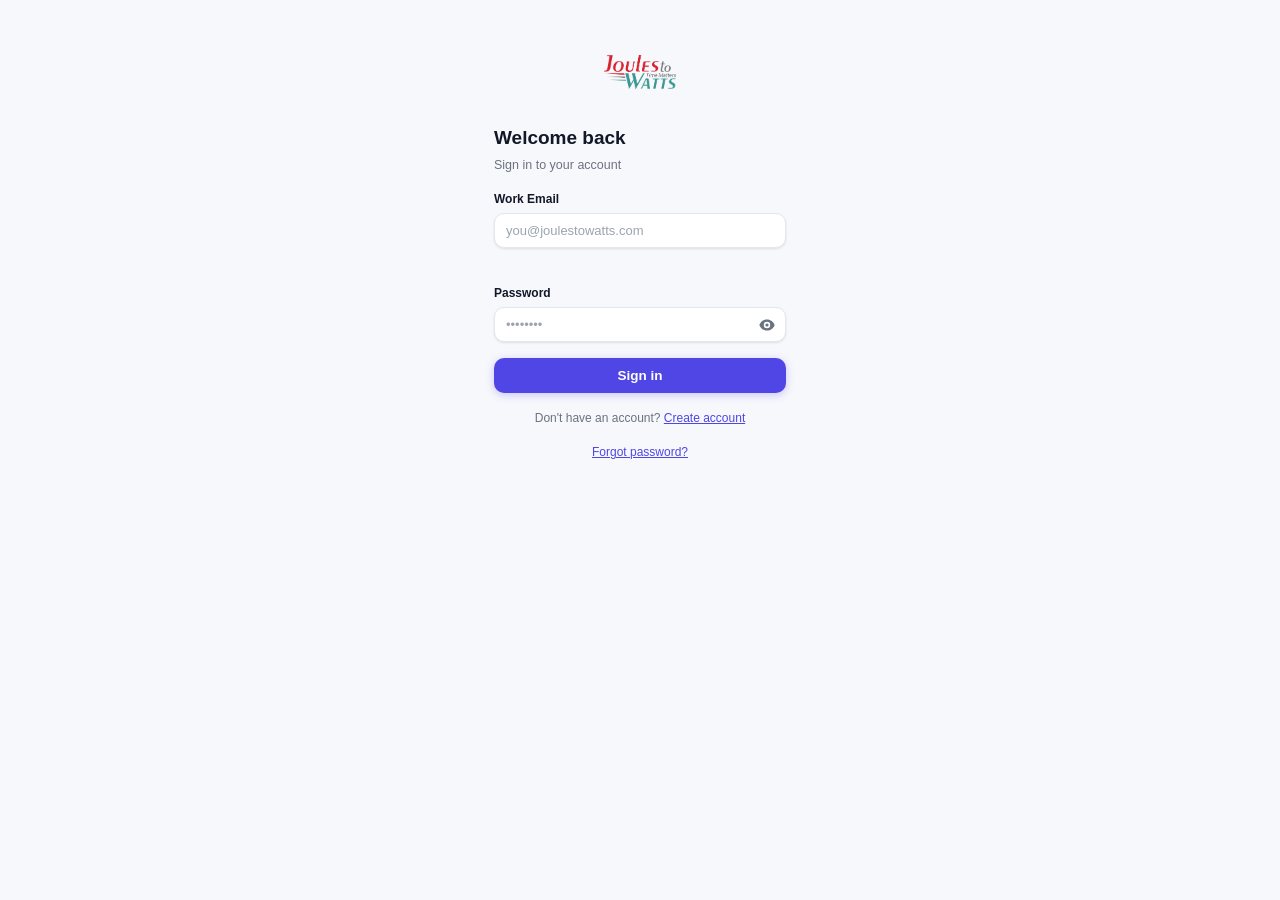
<file: Source-Assist/popup.html>
<!DOCTYPE html>
<html lang="en">
<head>
  <meta charset="UTF-8" />
  <title>Source Assist</title>
  <link rel="stylesheet" href="popup.css" />
</head>
<body>

<!-- ══════════════════════════════════════════════════ SCREEN: LOGIN -->
<div id="screenLogin" class="screen">
  <div class="auth-wrap">
    <div class="auth-logo">
      <img class="brand-mark" src="icons/logo.jpg" alt="Joules to Watts" />
    </div>
    <div>
      <h2 class="auth-title">Welcome back</h2>
      <p class="auth-sub">Sign in to your account</p>
    </div>
    <div class="form-group">
      <label>Work Email</label>
      <input id="loginEmail" type="email" placeholder="you@joulestowatts.com" autocomplete="email" />
      <span class="domain-hint" id="loginEmailHint"></span>
    </div>
    <div class="form-group">
      <label>Password</label>
      <div class="pass-wrap">
        <input id="loginPassword" type="password" placeholder="••••••••" autocomplete="current-password" />
        <button class="eye-btn" id="toggleLoginPass" type="button" tabindex="-1">
          <svg id="eyeLoginOn" viewBox="0 0 20 20" fill="currentColor"><path d="M10 12a2 2 0 100-4 2 2 0 000 4z"/><path fill-rule="evenodd" d="M.458 10C1.732 5.943 5.522 3 10 3s8.268 2.943 9.542 7c-1.274 4.057-5.064 7-9.542 7S1.732 14.057.458 10zM14 10a4 4 0 11-8 0 4 4 0 018 0z" clip-rule="evenodd"/></svg>
          <svg id="eyeLoginOff" class="hidden" viewBox="0 0 20 20" fill="currentColor"><path fill-rule="evenodd" d="M3.707 2.293a1 1 0 00-1.414 1.414l14 14a1 1 0 001.414-1.414l-1.473-1.473A10.014 10.014 0 0019.542 10C18.268 5.943 14.478 3 10 3a9.958 9.958 0 00-4.512 1.074l-1.78-1.781zm4.261 4.26l1.514 1.515a2.003 2.003 0 012.45 2.45l1.514 1.514a4 4 0 00-5.478-5.478z" clip-rule="evenodd"/><path d="M12.454 16.697L9.75 13.992a4 4 0 01-3.742-3.741L2.335 6.578A9.98 9.98 0 00.458 10c1.274 4.057 5.064 7 9.542 7 .847 0 1.669-.105 2.454-.303z"/></svg>
        </button>
      </div>
    </div>
    <div class="auth-error hidden" id="loginError"></div>
    <button class="btn-primary" id="loginBtn">
      <span id="loginBtnLabel">Sign in</span>
      <span class="spinner hidden" id="loginSpinner"></span>
    </button>
    <p class="auth-footer-link">Don't have an account? <a id="goToRegister">Create account</a></p>
    <p class="auth-footer-link"><a id="goToForgot">Forgot password?</a></p>
  </div>
</div>

<!-- ══════════════════════════════════════════════════ SCREEN: FORGOT PASSWORD -->
<div id="screenForgot" class="screen hidden">
  <div class="auth-wrap">
    <div class="auth-logo">
      <img class="brand-mark" src="icons/logo.jpg" alt="Joules to Watts" />
    </div>
    <div>
      <h2 class="auth-title">Reset your password</h2>
      <p class="auth-sub">Enter your work email to receive a reset code</p>
    </div>

    <!-- Step 1: email -->
    <div id="forgotStep1">
      <div class="form-group">
        <label>Work Email</label>
        <input id="forgotEmail" type="email" placeholder="you@joulestowatts.com" autocomplete="email" />
        <span class="domain-hint" id="forgotEmailHint"></span>
      </div>
      <div class="auth-error hidden" id="forgotSendError"></div>
      <button class="btn-primary" id="sendForgotOtpBtn">
        <span id="sendForgotOtpLabel">Send Reset Code</span>
        <span class="spinner hidden" id="sendForgotOtpSpinner"></span>
      </button>
    </div>

    <!-- Step 2: reset code + new password -->
    <div id="forgotStep2" class="hidden">
      <p class="otp-sent-hint">Code sent to <strong id="forgotSentTo"></strong></p>
      <div class="form-group">
        <label>Reset Code</label>
        <input id="forgotOtp" type="text" inputmode="numeric" maxlength="6" placeholder="Enter 6-digit code" autocomplete="one-time-code" />
      </div>
      <div class="form-group">
        <label>New Password</label>
        <div class="pass-wrap">
          <input id="forgotPassword" type="password" placeholder="Min 6 characters" autocomplete="new-password" />
          <button class="eye-btn" id="toggleForgotPass1" type="button" tabindex="-1">
            <svg id="eyeForgot1On" viewBox="0 0 20 20" fill="currentColor"><path d="M10 12a2 2 0 100-4 2 2 0 000 4z"/><path fill-rule="evenodd" d="M.458 10C1.732 5.943 5.522 3 10 3s8.268 2.943 9.542 7c-1.274 4.057-5.064 7-9.542 7S1.732 14.057.458 10zM14 10a4 4 0 11-8 0 4 4 0 018 0z" clip-rule="evenodd"/></svg>
            <svg id="eyeForgot1Off" class="hidden" viewBox="0 0 20 20" fill="currentColor"><path fill-rule="evenodd" d="M3.707 2.293a1 1 0 00-1.414 1.414l14 14a1 1 0 001.414-1.414l-1.473-1.473A10.014 10.014 0 0019.542 10C18.268 5.943 14.478 3 10 3a9.958 9.958 0 00-4.512 1.074l-1.78-1.781zm4.261 4.26l1.514 1.515a2.003 2.003 0 012.45 2.45l1.514 1.514a4 4 0 00-5.478-5.478z" clip-rule="evenodd"/><path d="M12.454 16.697L9.75 13.992a4 4 0 01-3.742-3.741L2.335 6.578A9.98 9.98 0 00.458 10c1.274 4.057 5.064 7 9.542 7 .847 0 1.669-.105 2.454-.303z"/></svg>
          </button>
        </div>
      </div>
      <div class="form-group">
        <label>Confirm New Password</label>
        <div class="pass-wrap">
          <input id="forgotConfirmPassword" type="password" placeholder="Re-enter password" autocomplete="new-password" />
          <button class="eye-btn" id="toggleForgotPass2" type="button" tabindex="-1">
            <svg id="eyeForgot2On" viewBox="0 0 20 20" fill="currentColor"><path d="M10 12a2 2 0 100-4 2 2 0 000 4z"/><path fill-rule="evenodd" d="M.458 10C1.732 5.943 5.522 3 10 3s8.268 2.943 9.542 7c-1.274 4.057-5.064 7-9.542 7S1.732 14.057.458 10zM14 10a4 4 0 11-8 0 4 4 0 018 0z" clip-rule="evenodd"/></svg>
            <svg id="eyeForgot2Off" class="hidden" viewBox="0 0 20 20" fill="currentColor"><path fill-rule="evenodd" d="M3.707 2.293a1 1 0 00-1.414 1.414l14 14a1 1 0 001.414-1.414l-1.473-1.473A10.014 10.014 0 0019.542 10C18.268 5.943 14.478 3 10 3a9.958 9.958 0 00-4.512 1.074l-1.78-1.781zm4.261 4.26l1.514 1.515a2.003 2.003 0 012.45 2.45l1.514 1.514a4 4 0 00-5.478-5.478z" clip-rule="evenodd"/><path d="M12.454 16.697L9.75 13.992a4 4 0 01-3.742-3.741L2.335 6.578A9.98 9.98 0 00.458 10c1.274 4.057 5.064 7 9.542 7 .847 0 1.669-.105 2.454-.303z"/></svg>
          </button>
        </div>
        <span class="match-hint hidden" id="forgotMatchHint"></span>
      </div>
      <div class="auth-error hidden" id="resetPassError"></div>
      <button class="btn-primary" id="resetPassBtn" disabled>
        <span id="resetPassLabel">Reset Password</span>
        <span class="spinner hidden" id="resetPassSpinner"></span>
      </button>
      <p class="resend-line">Didn't get it? <a id="resendForgotOtp">Resend code</a></p>
    </div>

    <p class="auth-footer-link" style="margin-top:4px;"><a id="forgotGoToLogin">&#8592; Back to Sign in</a></p>
  </div>
</div>

<!-- ══════════════════════════════════════════════════ SCREEN: REGISTER -->
<div id="screenRegister" class="screen hidden">
  <div class="auth-wrap">
    <div class="auth-logo">
      <img class="brand-mark" src="icons/logo.jpg" alt="Joules to Watts" />
    </div>
    <div>
      <h2 class="auth-title">Create your account</h2>
      <p class="auth-sub">Register with your work email</p>
    </div>

    <!-- Step 1: details -->
    <div id="regStep1">
      <div class="form-group">
        <label>Work Email</label>
        <input id="regEmail" type="email" placeholder="you@joulestowatts.com" autocomplete="email" />
        <span class="domain-hint" id="regEmailHint"></span>
      </div>
      <div class="form-group">
        <label>Password</label>
        <div class="pass-wrap">
          <input id="regPassword" type="password" placeholder="Min 6 characters" autocomplete="new-password" />
          <button class="eye-btn" id="toggleRegPass1" type="button" tabindex="-1">
            <svg id="eyeReg1On" viewBox="0 0 20 20" fill="currentColor"><path d="M10 12a2 2 0 100-4 2 2 0 000 4z"/><path fill-rule="evenodd" d="M.458 10C1.732 5.943 5.522 3 10 3s8.268 2.943 9.542 7c-1.274 4.057-5.064 7-9.542 7S1.732 14.057.458 10zM14 10a4 4 0 11-8 0 4 4 0 018 0z" clip-rule="evenodd"/></svg>
            <svg id="eyeReg1Off" class="hidden" viewBox="0 0 20 20" fill="currentColor"><path fill-rule="evenodd" d="M3.707 2.293a1 1 0 00-1.414 1.414l14 14a1 1 0 001.414-1.414l-1.473-1.473A10.014 10.014 0 0019.542 10C18.268 5.943 14.478 3 10 3a9.958 9.958 0 00-4.512 1.074l-1.78-1.781zm4.261 4.26l1.514 1.515a2.003 2.003 0 012.45 2.45l1.514 1.514a4 4 0 00-5.478-5.478z" clip-rule="evenodd"/><path d="M12.454 16.697L9.75 13.992a4 4 0 01-3.742-3.741L2.335 6.578A9.98 9.98 0 00.458 10c1.274 4.057 5.064 7 9.542 7 .847 0 1.669-.105 2.454-.303z"/></svg>
          </button>
        </div>
      </div>
      <div class="form-group">
        <label>Confirm Password</label>
        <div class="pass-wrap">
          <input id="regConfirmPassword" type="password" placeholder="Re-enter password" autocomplete="new-password" />
          <button class="eye-btn" id="toggleRegPass2" type="button" tabindex="-1">
            <svg id="eyeReg2On" viewBox="0 0 20 20" fill="currentColor"><path d="M10 12a2 2 0 100-4 2 2 0 000 4z"/><path fill-rule="evenodd" d="M.458 10C1.732 5.943 5.522 3 10 3s8.268 2.943 9.542 7c-1.274 4.057-5.064 7-9.542 7S1.732 14.057.458 10zM14 10a4 4 0 11-8 0 4 4 0 018 0z" clip-rule="evenodd"/></svg>
            <svg id="eyeReg2Off" class="hidden" viewBox="0 0 20 20" fill="currentColor"><path fill-rule="evenodd" d="M3.707 2.293a1 1 0 00-1.414 1.414l14 14a1 1 0 001.414-1.414l-1.473-1.473A10.014 10.014 0 0019.542 10C18.268 5.943 14.478 3 10 3a9.958 9.958 0 00-4.512 1.074l-1.78-1.781zm4.261 4.26l1.514 1.515a2.003 2.003 0 012.45 2.45l1.514 1.514a4 4 0 00-5.478-5.478z" clip-rule="evenodd"/><path d="M12.454 16.697L9.75 13.992a4 4 0 01-3.742-3.741L2.335 6.578A9.98 9.98 0 00.458 10c1.274 4.057 5.064 7 9.542 7 .847 0 1.669-.105 2.454-.303z"/></svg>
          </button>
        </div>
        <span class="match-hint hidden" id="regMatchHint"></span>
      </div>
      <div class="auth-error hidden" id="sendOtpError"></div>
      <button class="btn-primary" id="sendRegOtpBtn" disabled>
        <span id="sendRegOtpLabel">Send Verification Code</span>
        <span class="spinner hidden" id="sendRegOtpSpinner"></span>
      </button>
    </div>

    <!-- Step 2: OTP verification -->
    <div id="regStep2" class="hidden">
      <p class="otp-sent-hint">Code sent to <strong id="regSentTo"></strong></p>
      <div class="form-group">
        <label>Verification Code</label>
        <input id="regOtp" type="text" inputmode="numeric" maxlength="6" placeholder="Enter 6-digit code" autocomplete="one-time-code" />
      </div>
      <div class="auth-error hidden" id="registerError"></div>
      <button class="btn-primary" id="registerBtn" disabled>
        <span id="registerBtnLabel">Create Account</span>
        <span class="spinner hidden" id="registerSpinner"></span>
      </button>
      <p class="resend-line">Didn't get it? <a id="resendRegOtp">Resend code</a> &nbsp;·&nbsp; <a id="changeRegEmail">Change email</a></p>
    </div>

    <p class="auth-footer-link" style="margin-top:4px;"><a id="goToLogin">&#8592; Back to Sign in</a></p>
  </div>
</div>

<!-- ══════════════════════════════════════════════════ SCREEN: MAIN -->
<div id="screenMain" class="screen hidden">
  <div class="user-bar">
    <div class="user-info">
      <svg viewBox="0 0 20 20" fill="currentColor"><path fill-rule="evenodd" d="M10 9a3 3 0 100-6 3 3 0 000 6zm-7 9a7 7 0 1114 0H3z" clip-rule="evenodd"/></svg>
      <span id="userEmailLabel"></span>
    </div>
    <button class="btn-logout" id="logoutBtn">Sign out</button>
  </div>
  <div class="shell">
    <header class="header">
      <div class="brand">
        <img class="brand-mark brand-mark--header" src="icons/logo.jpg" alt="Joules to Watts" />
      </div>
      <div class="status-pill">
        <span class="status-dot" id="statusDot"></span>
        <span id="statusLabel">connecting…</span>
      </div>
    </header>
    <div class="tabs">
      <button class="tab active" id="tabText">Text</button>
      <button class="tab" id="tabImage">Images</button>
    </div>
    <div class="panel" id="panelText">
      <textarea id="textArea" class="textarea" placeholder="Paste candidate profile text here…" spellcheck="false"></textarea>
    </div>
    <div class="panel hidden" id="panelImage">
      <div class="drop-zone" id="dropZone">
        <svg class="drop-icon" viewBox="0 0 24 24" fill="none">
          <rect x="3" y="3" width="18" height="18" rx="3" stroke="currentColor" stroke-width="1.5"/>
          <circle cx="8.5" cy="8.5" r="1.5" stroke="currentColor" stroke-width="1.5"/>
          <path d="M21 15l-5-5L5 21" stroke="currentColor" stroke-width="1.5" stroke-linecap="round" stroke-linejoin="round"/>
        </svg>
        <p class="drop-primary">Drop, paste, or <span class="browse-link" id="browseLink">browse</span></p>
        <p class="drop-hint">PNG · JPG · JPEG · PDF &nbsp;·&nbsp; Multiple OK</p>
        <input type="file" id="fileInput" accept="image/*,.pdf" multiple hidden />
      </div>
      <ul class="file-list" id="fileList"></ul>
    </div>
    <div class="action-row">
      <button class="btn-extract" id="extractBtn">
        <span id="btnLabel">Extract Profile</span>
        <span class="spinner hidden" id="spinner"></span>
      </button>
      <button class="btn-clear" id="clearBtn" title="Clear all">
        <svg viewBox="0 0 20 20" fill="currentColor"><path fill-rule="evenodd" d="M4.293 4.293a1 1 0 011.414 0L10 8.586l4.293-4.293a1 1 0 111.414 1.414L11.414 10l4.293 4.293a1 1 0 01-1.414 1.414L10 11.414l-4.293 4.293a1 1 0 01-1.414-1.414L8.586 10 4.293 5.707a1 1 0 010-1.414z" clip-rule="evenodd"/></svg>
        Clear
      </button>
    </div>
    <div class="error-banner hidden" id="errorBanner">
      <svg viewBox="0 0 20 20" fill="currentColor"><path fill-rule="evenodd" d="M18 10a8 8 0 11-16 0 8 8 0 0116 0zm-7 4a1 1 0 11-2 0 1 1 0 012 0zm-1-9a1 1 0 00-1 1v4a1 1 0 102 0V6a1 1 0 00-1-1z" clip-rule="evenodd"/></svg>
      <span id="errorText"></span>
    </div>
    <div class="results hidden" id="results">
      <div class="results-toolbar">
        <span class="results-title">Extracted Profile</span>
        <button class="btn-copy" id="copyBtn">
          <svg viewBox="0 0 20 20" fill="currentColor"><path d="M8 3a1 1 0 011-1h2a1 1 0 110 2H9a1 1 0 01-1-1z"/><path d="M6 3a2 2 0 00-2 2v11a2 2 0 002 2h8a2 2 0 002-2V5a2 2 0 00-2-2 3 3 0 01-3 3H9a3 3 0 01-3-3z"/></svg>
          Copy for Excel
        </button>
      </div>
      <div class="result-grid" id="resultGrid"></div>
      <div class="copy-toast hidden" id="copyToast">
        <svg viewBox="0 0 20 20" fill="currentColor"><path fill-rule="evenodd" d="M16.707 5.293a1 1 0 010 1.414l-8 8a1 1 0 01-1.414 0l-4-4a1 1 0 011.414-1.414L8 12.586l7.293-7.293a1 1 0 011.414 0z" clip-rule="evenodd"/></svg>
        Copied! Paste into Excel column
      </div>
    </div>
  </div>
</div>

<script src="popup.js"></script>
</body>
</html>
</file>
<file: Source-Assist/popup.css>
*, *::before, *::after { box-sizing: border-box; margin: 0; padding: 0; }
:root {
  --bg:#F7F8FC; --surface:#FFFFFF; --border:#E4E7EF;
  --primary:#4F46E5; --primary-h:#4338CA; --primary-s:#EEF2FF;
  --text:#111827; --muted:#6B7280;
  --error:#EF4444; --error-bg:#FEF2F2;
  --green:#10B981; --green-bg:#ECFDF5;
  --radius:10px; --shadow:0 1px 3px rgba(0,0,0,.07),0 1px 2px rgba(0,0,0,.04);
}
html,body { width:100%; min-height:100vh; background:var(--bg); }
body { font-family:-apple-system,BlinkMacSystemFont,'Segoe UI',Roboto,sans-serif; color:var(--text); font-size:13px; line-height:1.5; }
.hidden { display:none !important; }
.screen { width:100%; }

/* Auth */
.auth-wrap { max-width:340px; margin:0 auto; padding:36px 24px 28px; display:flex; flex-direction:column; gap:16px; }
.auth-logo { display:flex; align-items:center; justify-content:center; gap:0; }
.brand-mark { display:block; width:72px; height:72px; object-fit:contain; flex-shrink:0; }
.auth-title { font-size:19px; font-weight:700; color:var(--text); }
.auth-sub { font-size:12.5px; color:var(--muted); margin-top:3px; }

/* Form */
.form-group { display:flex; flex-direction:column; gap:5px; }
.form-group label { font-size:12px; font-weight:600; color:var(--text); }
.form-group input { width:100%; padding:9px 11px; border:1px solid var(--border); border-radius:var(--radius); font-size:13px; font-family:inherit; background:var(--surface); color:var(--text); outline:none; transition:border-color .15s,box-shadow .15s; box-shadow:var(--shadow); }
.form-group input:focus { border-color:var(--primary); box-shadow:0 0 0 3px rgba(79,70,229,.08); }
.form-group input::placeholder { color:#9CA3AF; }
.form-group input.input-valid   { border-color:var(--green); box-shadow:0 0 0 3px rgba(16,185,129,.09); }
.form-group input.input-invalid { border-color:var(--error); box-shadow:0 0 0 3px rgba(239,68,68,.07); }
.domain-hint,.match-hint { font-size:11.5px; font-weight:500; min-height:15px; display:flex; align-items:center; gap:4px; }
.domain-hint.valid,.match-hint.match     { color:var(--green); }
.domain-hint.invalid,.match-hint.nomatch { color:var(--error); }

/* Password eye */
.pass-wrap { position:relative; }
.pass-wrap input { padding-right:38px; }
.eye-btn { position:absolute; right:9px; top:50%; transform:translateY(-50%); background:none; border:none; cursor:pointer; padding:2px; color:var(--muted); display:flex; align-items:center; transition:color .15s; }
.eye-btn:hover { color:var(--text); }
.eye-btn svg { width:16px; height:16px; }

/* Buttons */
.btn-primary { display:flex; align-items:center; justify-content:center; gap:8px; width:100%; padding:10px 16px; background:var(--primary); color:#fff; border:none; border-radius:var(--radius); font-size:13.5px; font-weight:600; cursor:pointer; box-shadow:0 2px 8px rgba(79,70,229,.28); transition:background .15s,transform .1s; }
.btn-primary:hover:not(:disabled) { background:var(--primary-h); }
.btn-primary:active:not(:disabled) { transform:scale(.98); }
.btn-primary:disabled { opacity:.5; cursor:not-allowed; }
.auth-error { display:flex; align-items:flex-start; gap:7px; padding:9px 12px; background:var(--error-bg); border:1px solid #FECACA; border-radius:var(--radius); color:var(--error); font-size:12px; }
.auth-footer-link { font-size:12px; color:var(--muted); text-align:center; }
.auth-footer-link a { color:var(--primary); cursor:pointer; text-decoration:underline; }
.otp-sent-hint { font-size:12.5px; color:var(--muted); text-align:center; padding:4px 0 2px; }
.otp-sent-hint strong { color:var(--text); }
.resend-line { font-size:12px; color:var(--muted); text-align:center; margin-top:2px; }
.resend-line a { color:var(--primary); cursor:pointer; text-decoration:underline; }

/* User bar */
.user-bar { display:flex; align-items:center; justify-content:space-between; padding:8px 14px; background:var(--primary); }
.user-info { display:flex; align-items:center; gap:6px; color:rgba(255,255,255,.85); font-size:12px; }
.user-info svg { width:14px; height:14px; }
.btn-logout { background:rgba(255,255,255,.15); color:#fff; border:1px solid rgba(255,255,255,.25); border-radius:6px; padding:4px 10px; font-size:11.5px; font-weight:500; cursor:pointer; transition:background .15s; }
.btn-logout:hover { background:rgba(255,255,255,.25); }

/* Main shell */
.shell { display:flex; flex-direction:column; gap:10px; padding:12px 14px 20px; }
.header { display:flex; align-items:center; justify-content:space-between; padding-bottom:12px; border-bottom:1px solid var(--border); }
.brand { display:flex; align-items:center; gap:0; }
.brand-mark--header { width:34px; height:34px; }
.status-pill { display:flex; align-items:center; gap:5px; background:var(--surface); border:1px solid var(--border); border-radius:20px; padding:3px 9px; font-size:11px; color:var(--muted); }
.status-dot { width:7px; height:7px; border-radius:50%; background:#D1D5DB; transition:background .3s; }
.status-dot.online  { background:var(--green); box-shadow:0 0 0 2px #D1FAE5; }
.status-dot.offline { background:var(--error); }

/* Tabs */
.tabs { display:grid; grid-template-columns:1fr 1fr; background:var(--surface); border:1px solid var(--border); border-radius:var(--radius); padding:3px; gap:3px; box-shadow:var(--shadow); }
.tab { border:none; background:transparent; cursor:pointer; padding:7px 0; border-radius:7px; font-size:12.5px; font-weight:500; color:var(--muted); transition:background .15s,color .15s; }
.tab:hover:not(.active) { background:var(--bg); color:var(--text); }
.tab.active { background:var(--primary); color:#fff; font-weight:600; }
.panel { display:flex; flex-direction:column; gap:8px; }
.textarea { width:100%; height:130px; resize:vertical; padding:10px 12px; border:1px solid var(--border); border-radius:var(--radius); font-size:12.5px; font-family:inherit; background:var(--surface); color:var(--text); box-shadow:var(--shadow); outline:none; transition:border-color .15s; }
.textarea:focus { border-color:var(--primary); box-shadow:0 0 0 3px rgba(79,70,229,.08); }
.textarea::placeholder { color:#9CA3AF; }

/* Drop zone */
.drop-zone { display:flex; flex-direction:column; align-items:center; justify-content:center; gap:6px; padding:24px 16px; border:1.5px dashed var(--border); border-radius:var(--radius); background:var(--surface); cursor:pointer; text-align:center; transition:border-color .15s,background .15s; box-shadow:var(--shadow); }
.drop-zone:hover,.drop-zone.drag-over { border-color:var(--primary); background:var(--primary-s); }
.drop-icon { width:28px; height:28px; color:var(--muted); }
.drop-primary { font-size:12.5px; color:var(--text); }
.browse-link { color:var(--primary); text-decoration:underline; cursor:pointer; }
.drop-hint { font-size:11px; color:var(--muted); }
.file-list { list-style:none; display:flex; flex-direction:column; gap:5px; }
.file-item { display:flex; align-items:center; gap:8px; padding:6px 10px; background:var(--surface); border:1px solid var(--border); border-radius:7px; font-size:12px; }
.file-item-icon { color:var(--primary); flex-shrink:0; }
.file-item-name { flex:1; overflow:hidden; text-overflow:ellipsis; white-space:nowrap; }
.file-item-remove { background:none; border:none; cursor:pointer; color:var(--muted); font-size:15px; padding:0 2px; border-radius:4px; line-height:1; transition:color .15s; }
.file-item-remove:hover { color:var(--error); }
.file-badge-pdf { background:#FEE2E2; color:#DC2626; font-size:9px; font-weight:700; padding:1px 5px; border-radius:3px; letter-spacing:.3px; flex-shrink:0; }

/* Action buttons */
.action-row { display:flex; gap:8px; }
.btn-extract { flex:1; display:flex; align-items:center; justify-content:center; gap:8px; padding:10px; background:var(--primary); color:#fff; border:none; border-radius:var(--radius); font-size:13px; font-weight:600; cursor:pointer; transition:background .15s,transform .1s; box-shadow:0 2px 8px rgba(79,70,229,.3); }
.btn-extract:hover:not(:disabled) { background:var(--primary-h); }
.btn-extract:active:not(:disabled) { transform:scale(.98); }
.btn-extract:disabled { opacity:.6; cursor:not-allowed; }
.btn-clear { display:flex; align-items:center; gap:5px; padding:10px 14px; background:var(--surface); color:var(--muted); border:1px solid var(--border); border-radius:var(--radius); font-size:12.5px; font-weight:500; cursor:pointer; box-shadow:var(--shadow); transition:background .15s,color .15s,border-color .15s; }
.btn-clear svg { width:13px; height:13px; }
.btn-clear:hover { background:var(--error-bg); color:var(--error); border-color:#FECACA; }

/* Spinner */
.spinner { width:15px; height:15px; border:2px solid rgba(255,255,255,.3); border-top-color:#fff; border-radius:50%; animation:spin .6s linear infinite; }
@keyframes spin { to { transform:rotate(360deg); } }

/* Error banner */
.error-banner { display:flex; align-items:center; gap:8px; padding:9px 12px; background:var(--error-bg); border:1px solid #FECACA; border-radius:var(--radius); color:var(--error); font-size:12px; }
.error-banner svg { width:15px; height:15px; flex-shrink:0; }

/* Results */
.results { background:var(--surface); border:1px solid var(--border); border-radius:var(--radius); box-shadow:var(--shadow); overflow:hidden; position:relative; }
.results-toolbar { display:flex; align-items:center; justify-content:space-between; padding:10px 14px; background:var(--bg); border-bottom:1px solid var(--border); }
.results-title { font-weight:600; font-size:13px; }
.btn-copy { display:flex; align-items:center; gap:5px; padding:5px 12px; background:var(--green-bg); color:var(--green); border:1px solid #6EE7B7; border-radius:7px; font-size:11.5px; font-weight:600; cursor:pointer; transition:background .15s,transform .1s; }
.btn-copy svg { width:13px; height:13px; }
.btn-copy:hover { background:#D1FAE5; }
.btn-copy:active { transform:scale(.97); }
.result-grid { display:grid; grid-template-columns:auto 1fr; }
.result-row { display:contents; }
.result-row:not(:last-child) .result-label,
.result-row:not(:last-child) .result-value { border-bottom:1px solid var(--border); }
.result-label { padding:7px 12px 7px 14px; font-size:11.5px; font-weight:500; color:var(--muted); white-space:nowrap; background:#FAFBFD; border-right:1px solid var(--border); }
.result-value { padding:7px 12px; font-size:12.5px; color:var(--text); word-break:break-word; }
.null-val { color:#9CA3AF; font-style:italic; }
.badge { display:inline-block; padding:2px 9px; border-radius:20px; font-size:11px; font-weight:600; letter-spacing:.2px; }
.badge-yes { background:var(--green-bg); color:#059669; }
.badge-no  { background:#FEF2F2; color:var(--error); }
.badge-na  { background:#F3F4F6; color:var(--muted); }
.copy-toast { position:absolute; bottom:10px; left:50%; transform:translateX(-50%); display:flex; align-items:center; gap:6px; background:#064E3B; color:#fff; padding:7px 16px; border-radius:20px; font-size:11.5px; font-weight:500; pointer-events:none; white-space:nowrap; animation:fadeUp .2s ease; }
.copy-toast svg { width:13px; height:13px; }
@keyframes fadeUp { from{opacity:0;transform:translateX(-50%) translateY(6px)} to{opacity:1;transform:translateX(-50%) translateY(0)} }
</file>
